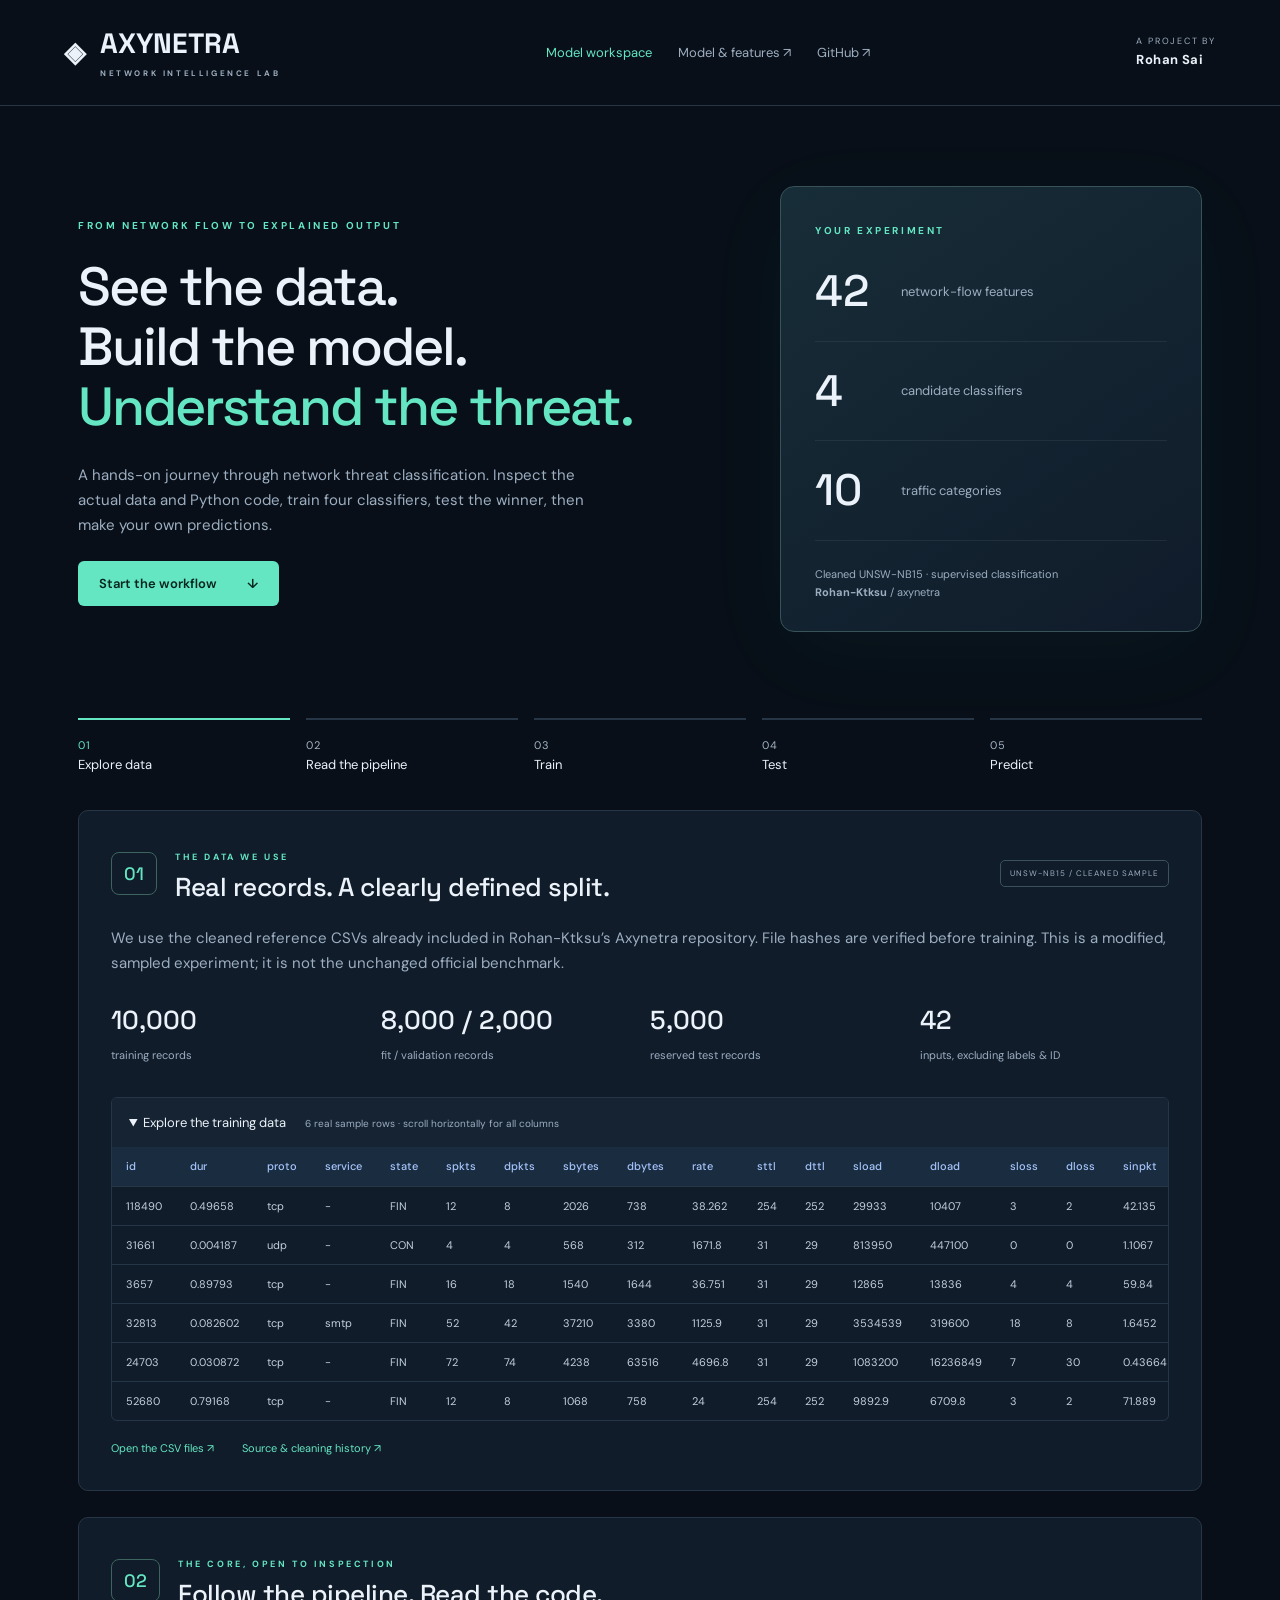
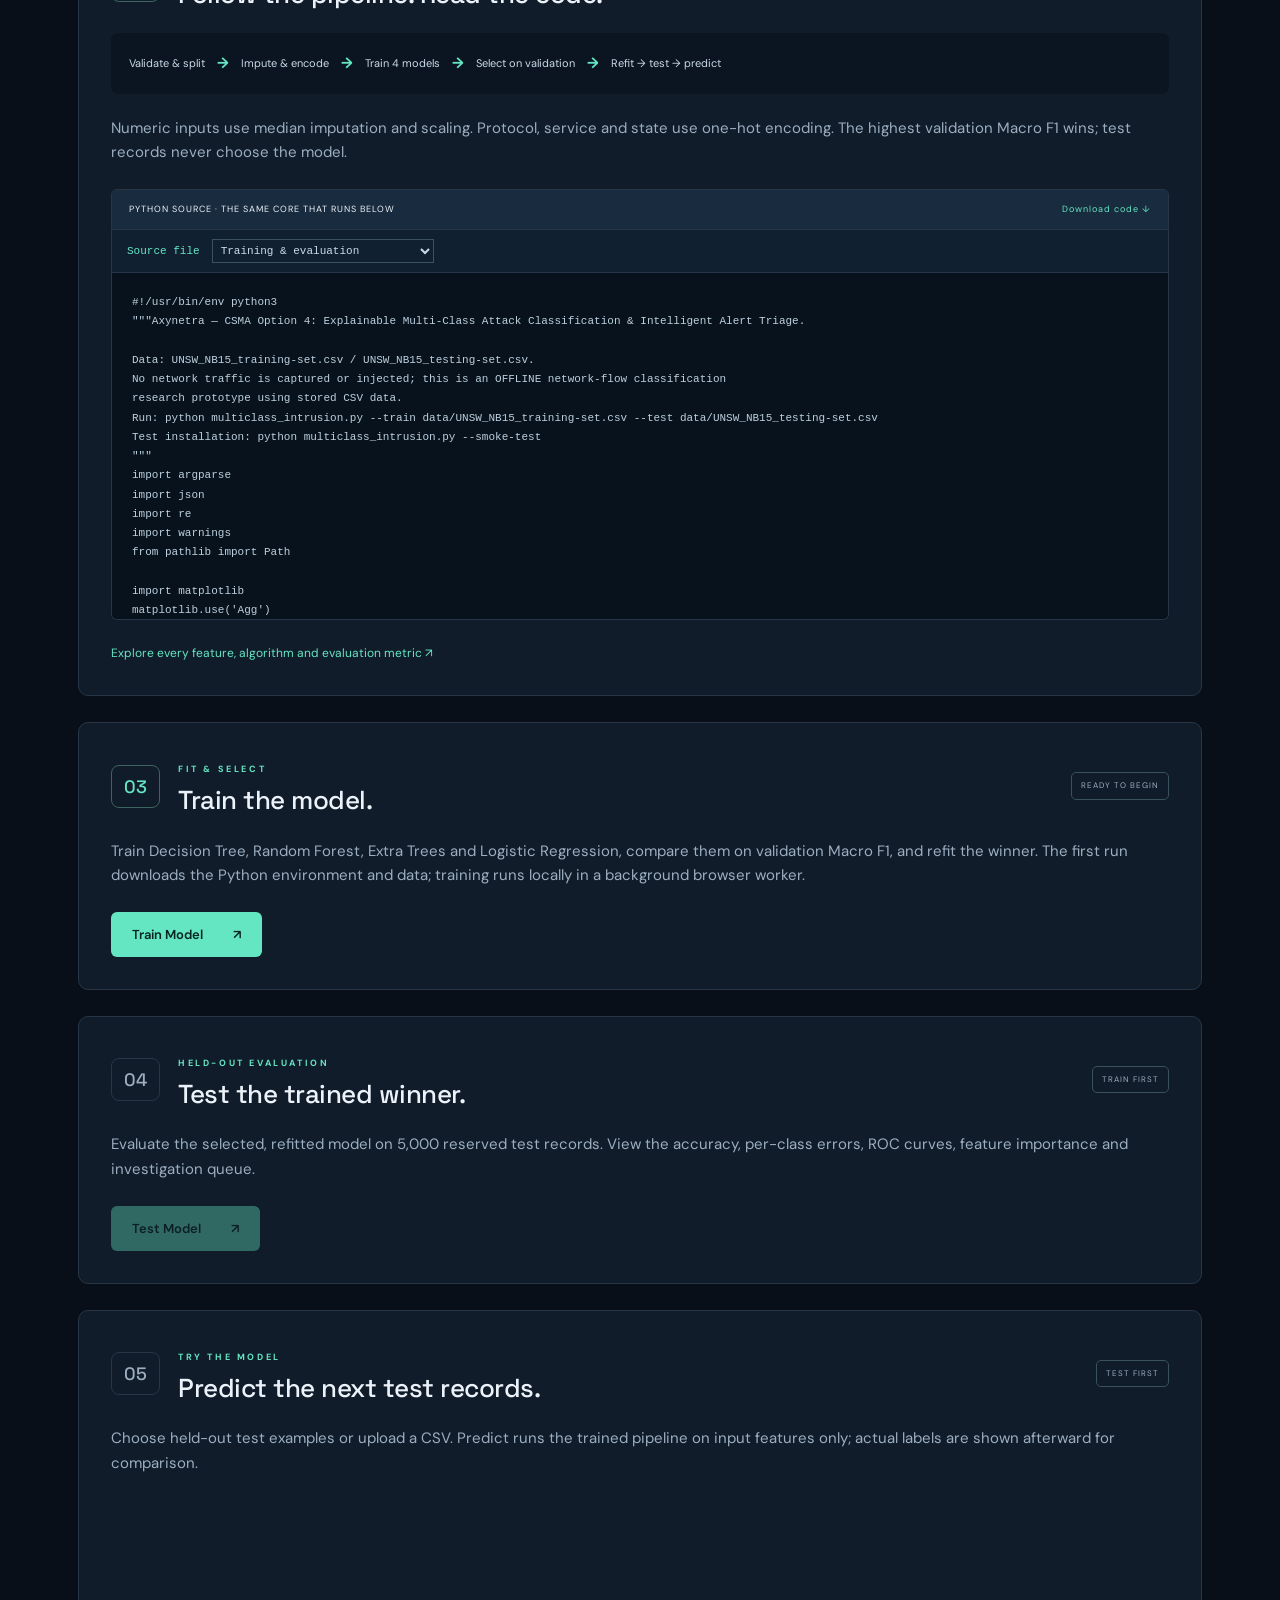
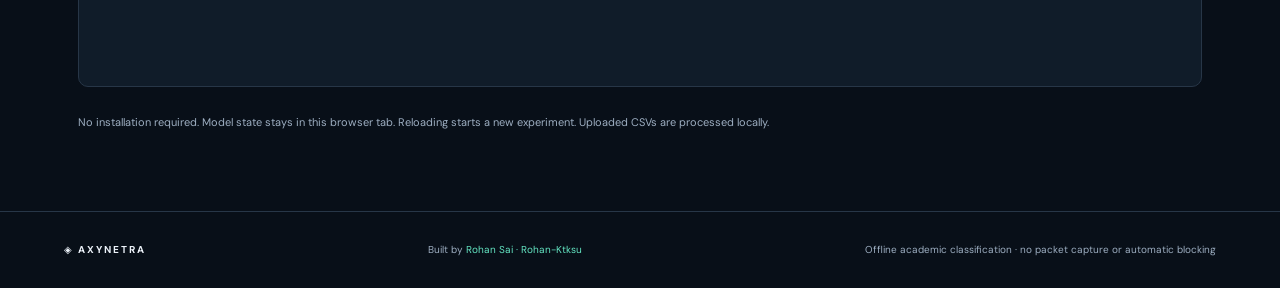
<file: docs/index.html>
<!doctype html>
<html lang="en"><head><meta charset="utf-8"><meta name="viewport" content="width=device-width,initial-scale=1"><meta name="description" content="Train, test and explore Axynetra network threat classification by Rohan Sai."><title>Axynetra · Rohan Sai</title><link rel="stylesheet" href="site.css"><script src="app.js" defer></script></head>
<body><a class="skip" href="#main">Skip to content</a><header><a class="brand" href="./">◈ <span>AXYNETRA<small>NETWORK INTELLIGENCE LAB</small></span></a><nav aria-label="Main navigation"><a class="active" href="./">Model workspace</a><a href="model.html">Model & features ↗</a><a href="https://github.com/Rohan-Ktksu/axynetra/tree/codex/organized-prediction-website">GitHub ↗</a></nav><div class="owner">A PROJECT BY <b>Rohan Sai</b></div></header>
<main id="main"><section class="hero"><div><span class="eyebrow">FROM NETWORK FLOW TO EXPLAINED OUTPUT</span><h1>See the data.<br>Build the model.<br><em>Understand the threat.</em></h1><p>A hands-on journey through network threat classification. Inspect the actual data and Python code, train four classifiers, test the winner, then make your own predictions.</p><a class="button" href="#dataset">Start the workflow <span>↓</span></a></div><aside class="hero-card"><span class="eyebrow">YOUR EXPERIMENT</span><div class="stat"><strong>42</strong><span>network-flow features</span></div><div class="stat"><strong>4</strong><span>candidate classifiers</span></div><div class="stat"><strong>10</strong><span>traffic categories</span></div><p>Cleaned UNSW-NB15 · supervised classification<br><b>Rohan-Ktksu</b> / axynetra</p></aside></section>
<ol class="journey" aria-label="Workflow progress"><li class="current">01 <span>Explore data</span></li><li>02 <span>Read the pipeline</span></li><li id="train-step">03 <span>Train</span></li><li id="test-step">04 <span>Test</span></li><li id="predict-step">05 <span>Predict</span></li></ol>
<section id="dataset" class="panel"><div class="section-head"><span class="step">01</span><div><span class="eyebrow">THE DATA WE USE</span><h2>Real records. A clearly defined split.</h2></div><span class="badge">UNSW-NB15 / CLEANED SAMPLE</span></div><p>We use the cleaned reference CSVs already included in Rohan-Ktksu’s Axynetra repository. File hashes are verified before training. This is a modified, sampled experiment; it is not the unchanged official benchmark.</p><div class="metrics"><div><strong>10,000</strong><span>training records</span></div><div><strong>8,000 / 2,000</strong><span>fit / validation records</span></div><div><strong>5,000</strong><span>reserved test records</span></div><div><strong>42</strong><span>inputs, excluding labels & ID</span></div></div><details open><summary>Explore the training data <span>6 real sample rows · scroll horizontally for all columns</span></summary><div id="data-preview" class="table-scroll" tabindex="0">Loading dataset preview…</div></details><div class="links"><a href="https://github.com/Rohan-Ktksu/axynetra/tree/main/reference/data">Open the CSV files ↗</a><a href="https://github.com/Rohan-Ktksu/axynetra/blob/main/reference/data/DATA_PROVENANCE.json">Source & cleaning history ↗</a></div></section>
<section class="panel" id="pipeline"><div class="section-head"><span class="step">02</span><div><span class="eyebrow">THE CORE, OPEN TO INSPECTION</span><h2>Follow the pipeline. Read the code.</h2></div></div><div class="flow"><span>Validate & split</span><b>→</b><span>Impute & encode</span><b>→</b><span>Train 4 models</span><b>→</b><span>Select on validation</span><b>→</b><span>Refit → test → predict</span></div><p>Numeric inputs use median imputation and scaling. Protocol, service and state use one-hot encoding. The highest validation Macro F1 wins; test records never choose the model.</p><div class="code-header"><span>PYTHON SOURCE · THE SAME CORE THAT RUNS BELOW</span><a href="runtime/multiclass_intrusion.py" download>Download code ↓</a></div><iframe src="source.html" title="Scrollable Axynetra Python training and inference code" class="code-frame" loading="lazy"></iframe><a class="text-link" href="model.html">Explore every feature, algorithm and evaluation metric ↗</a></section>
<section class="panel" id="training"><div class="section-head"><span class="step">03</span><div><span class="eyebrow">FIT & SELECT</span><h2>Train the model.</h2></div><span class="badge" id="train-badge">READY TO BEGIN</span></div><p>Train Decision Tree, Random Forest, Extra Trees and Logistic Regression, compare them on validation Macro F1, and refit the winner. The first run downloads the Python environment and data; training runs locally in a background browser worker.</p><button id="train" class="primary" disabled>Train Model <span>↗</span></button><div id="train-progress" class="progress-box" hidden><label for="train-bar" id="train-status">Preparing…</label><progress id="train-bar" max="1" value="0"></progress><ol id="train-log" class="activity" aria-live="polite"></ol></div><div id="training-output" hidden><h3>Validation comparison</h3><div id="leaderboard" class="table-scroll"></div><p class="success" id="winner"></p></div></section>
<section class="panel locked" id="testing"><div class="section-head"><span class="step">04</span><div><span class="eyebrow">HELD-OUT EVALUATION</span><h2>Test the trained winner.</h2></div><span class="badge" id="test-badge">TRAIN FIRST</span></div><p>Evaluate the selected, refitted model on 5,000 reserved test records. View the accuracy, per-class errors, ROC curves, feature importance and investigation queue.</p><button id="test" class="primary" disabled>Test Model <span>↗</span></button><div id="test-progress" class="progress-box" hidden><label id="test-status" for="test-bar">Evaluating…</label><progress id="test-bar" max="1" value="0"></progress></div><div id="test-output" hidden><div class="metrics" id="test-metrics"></div><details open><summary>Confusion matrix & class report</summary><img id="confusion" alt="Row-normalized held-out confusion matrix"><pre id="report" class="report"></pre></details><details><summary>ROC curves & per-class AUC</summary><img id="roc" alt="One-vs-rest held-out ROC curves"><div id="auc" class="table-scroll"></div></details><details><summary>Global feature importance</summary><p id="importance-source"></p><p>Global impurity reduction is associative, not causal or a per-record explanation. Rankings do not remove any of the 42 inputs.</p><img id="importance" alt="Tree-based global feature importance"></details><details><summary>Illustrative alert queue</summary><p>Priority = uncalibrated model score × assumed severity. Deviations from training medians are exploratory signals. Human review is required.</p><div id="alerts" class="table-scroll"></div></details><a id="download-artifacts" class="button secondary" download="axynetra_experiment_outputs.zip">Download every output (ZIP) ↓</a></div></section>
<section class="panel locked" id="prediction"><div class="section-head"><span class="step">05</span><div><span class="eyebrow">TRY THE MODEL</span><h2>Predict the next test records.</h2></div><span class="badge" id="predict-badge">TEST FIRST</span></div><p>Choose held-out test examples or upload a CSV. Predict runs the trained pipeline on input features only; actual labels are shown afterward for comparison.</p><fieldset id="prediction-controls" disabled><div class="form-grid"><label>Data source<select id="prediction-source"><option value="bundled">Bundled held-out test data</option><option value="upload">Upload a CSV</option></select></label><label id="category-label">Example category<select id="category"><option>All categories</option></select></label><label id="count-label">Records<input id="count" type="number" min="1" max="100" value="10"></label></div><div id="upload-box" hidden><label>Network-flow CSV · maximum 1,000 records / 5 MB<input id="upload" type="file" accept=".csv,text/csv"></label><p>Use all 42 feature columns. Optional id, label and attack_cat are excluded from inference.</p><button id="template" type="button" class="secondary">Download CSV template ↓</button></div><button id="predict" type="button" class="primary">Predict <span>↗</span></button></fieldset><p id="predict-status" role="status"></p><div id="prediction-output" hidden><div class="metrics" id="prediction-metrics"></div><h3>Prediction output</h3><div id="predictions" class="table-scroll"></div><details><summary>Inputs used for these predictions</summary><div id="prediction-inputs" class="table-scroll"></div></details><details><summary>Scores for all learned classes</summary><div id="scores" class="table-scroll"></div></details><button id="download-predictions" class="secondary">Download predictions (CSV) ↓</button><p class="note">Scores are uncalibrated. Assumed severity is 0–5. Priority = score × severity; attacks or scores below 0.60 are flagged for review.</p></div></section>
<div id="error" class="error" role="alert" hidden></div><p id="runtime-note" class="note">No installation required. Model state stays in this browser tab. Reloading starts a new experiment. Uploaded CSVs are processed locally.</p></main><footer><span>◈ AXYNETRA</span><p>Built by <a href="https://github.com/Rohan-Ktksu">Rohan Sai · Rohan-Ktksu</a></p><p>Offline academic classification · no packet capture or automatic blocking</p></footer></body></html>
</file>
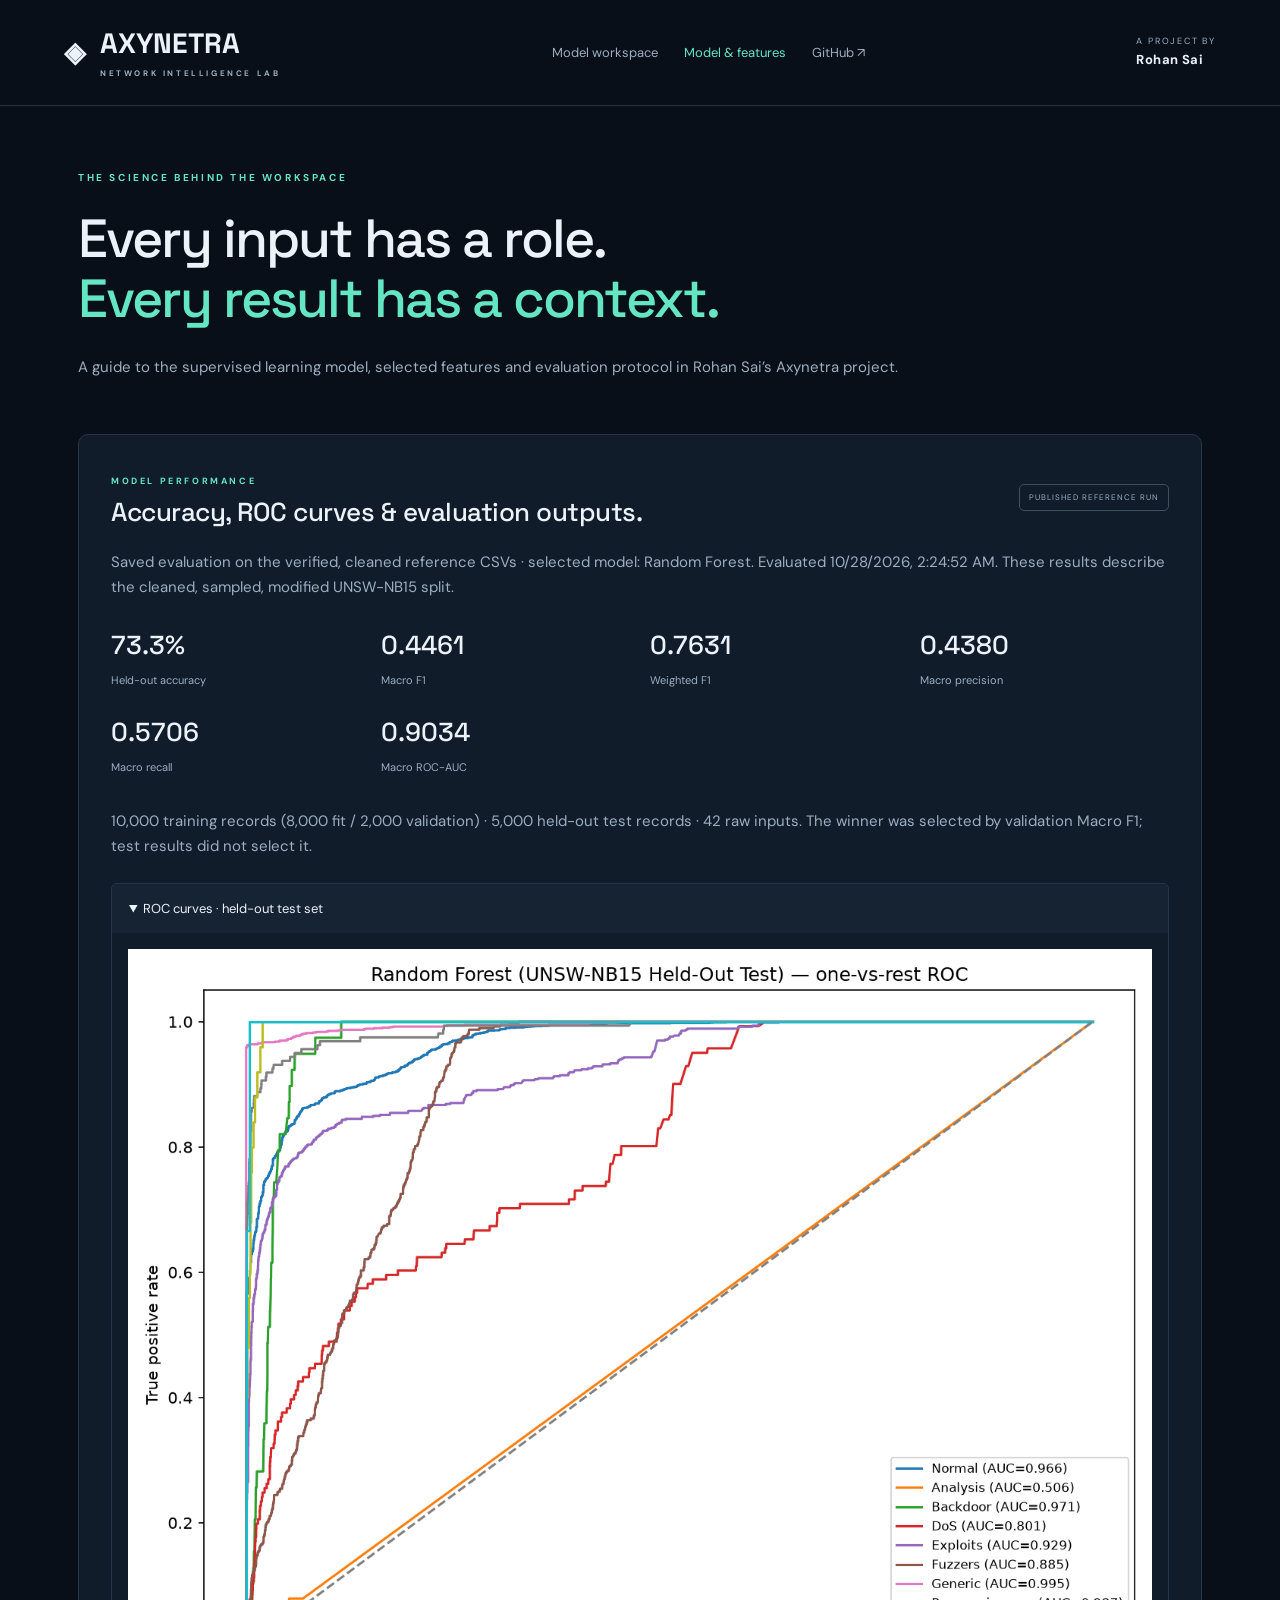
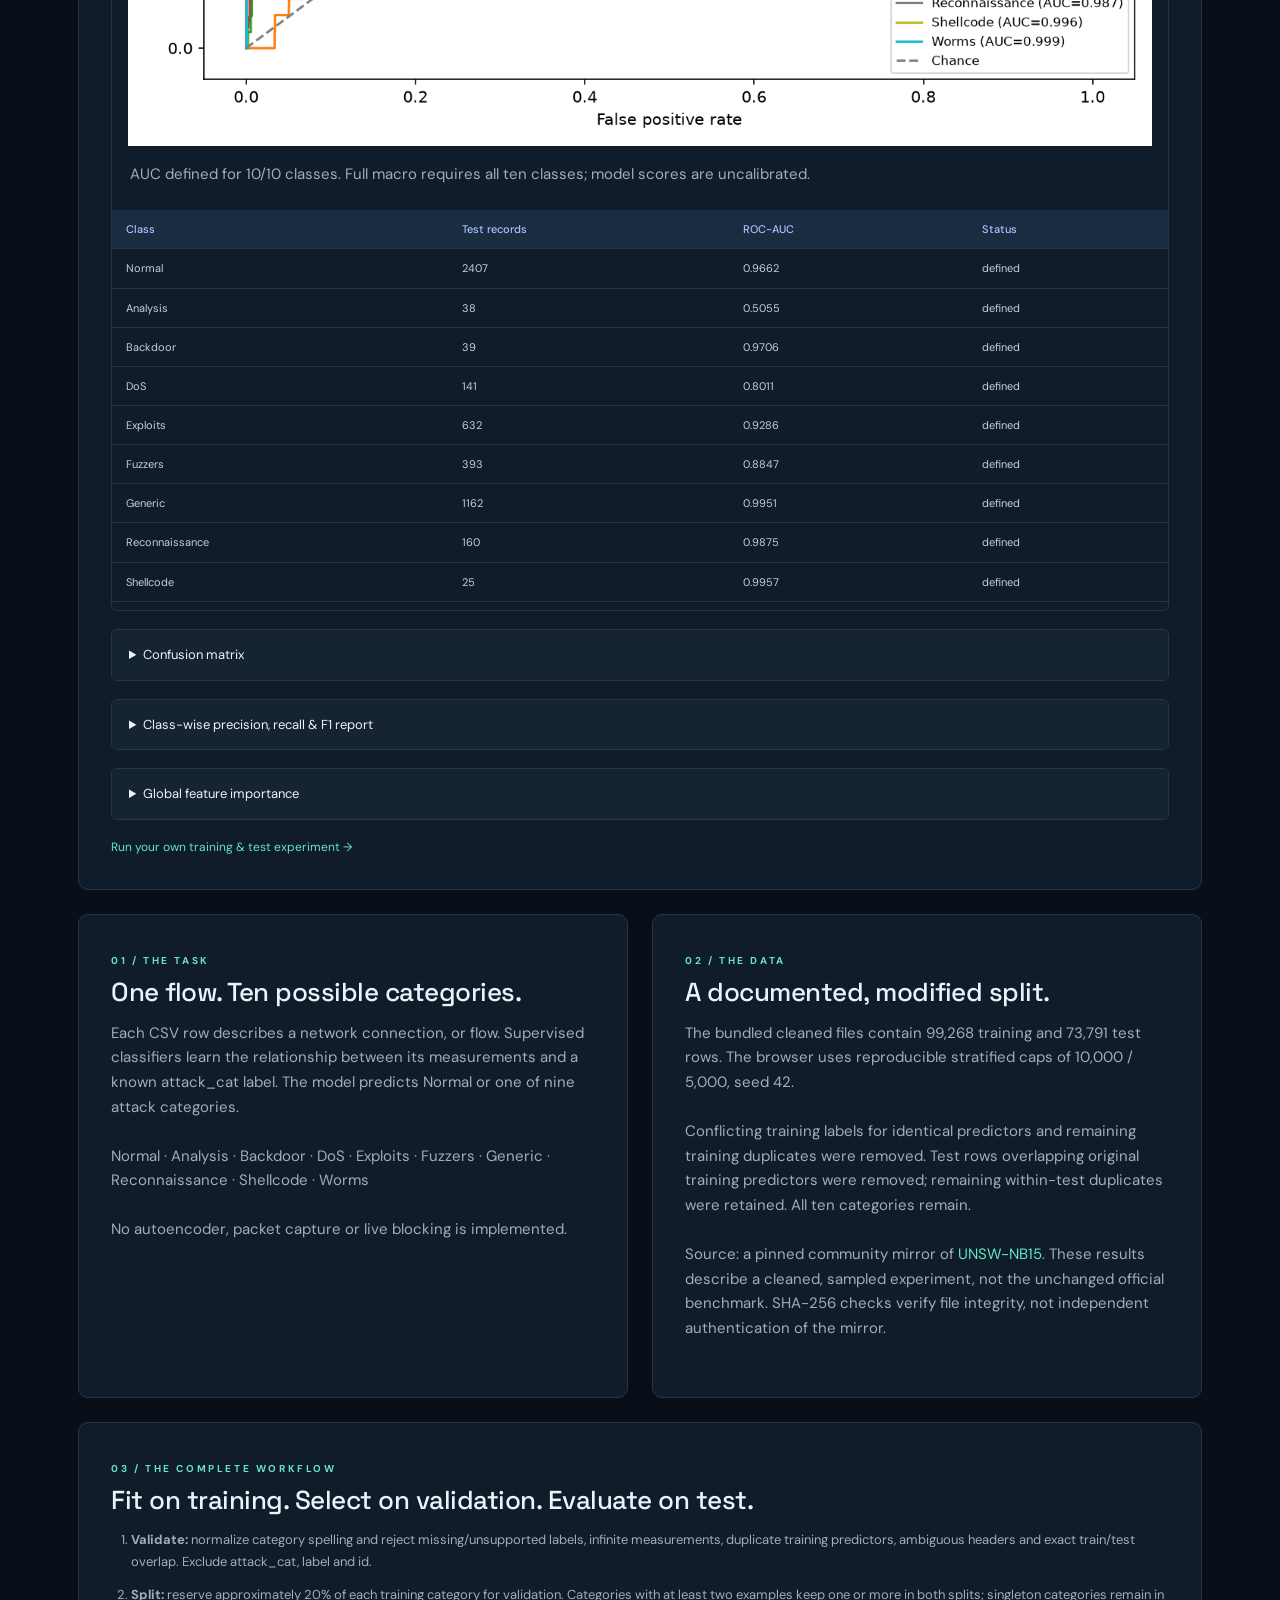
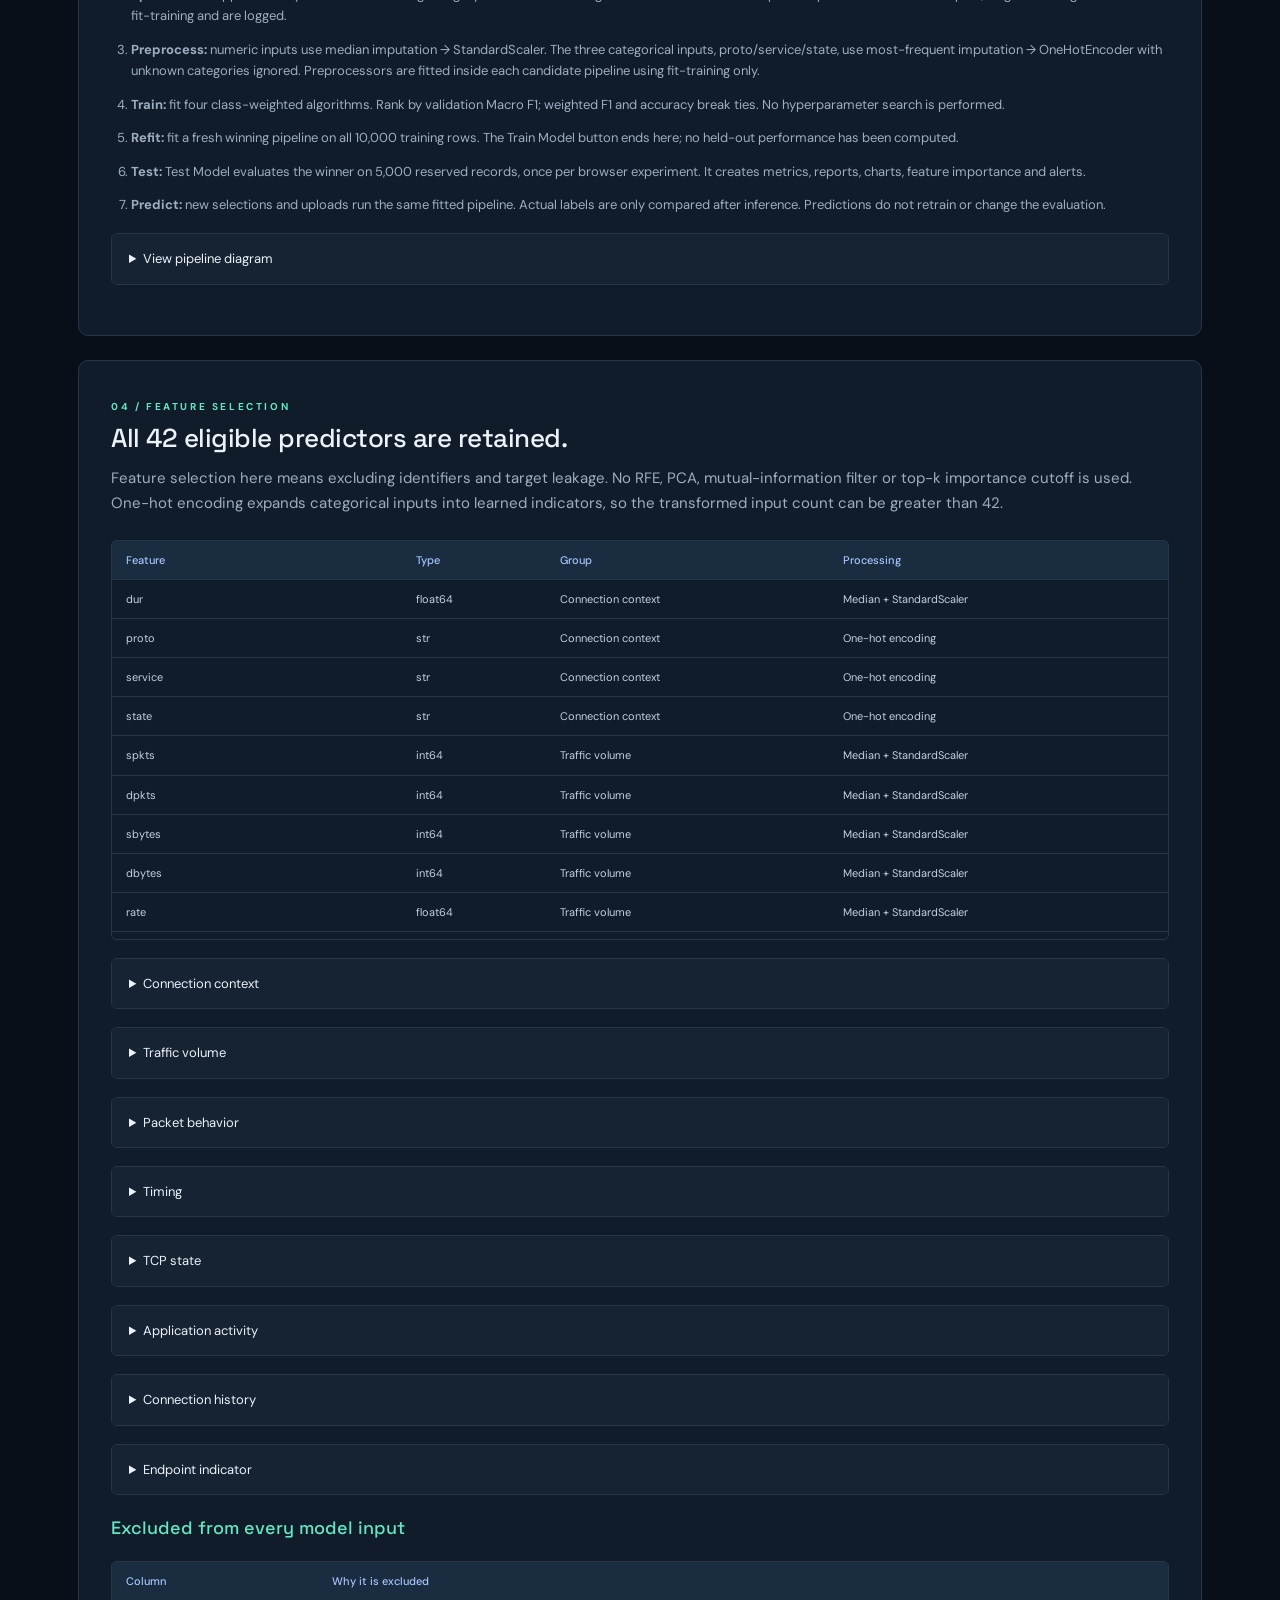
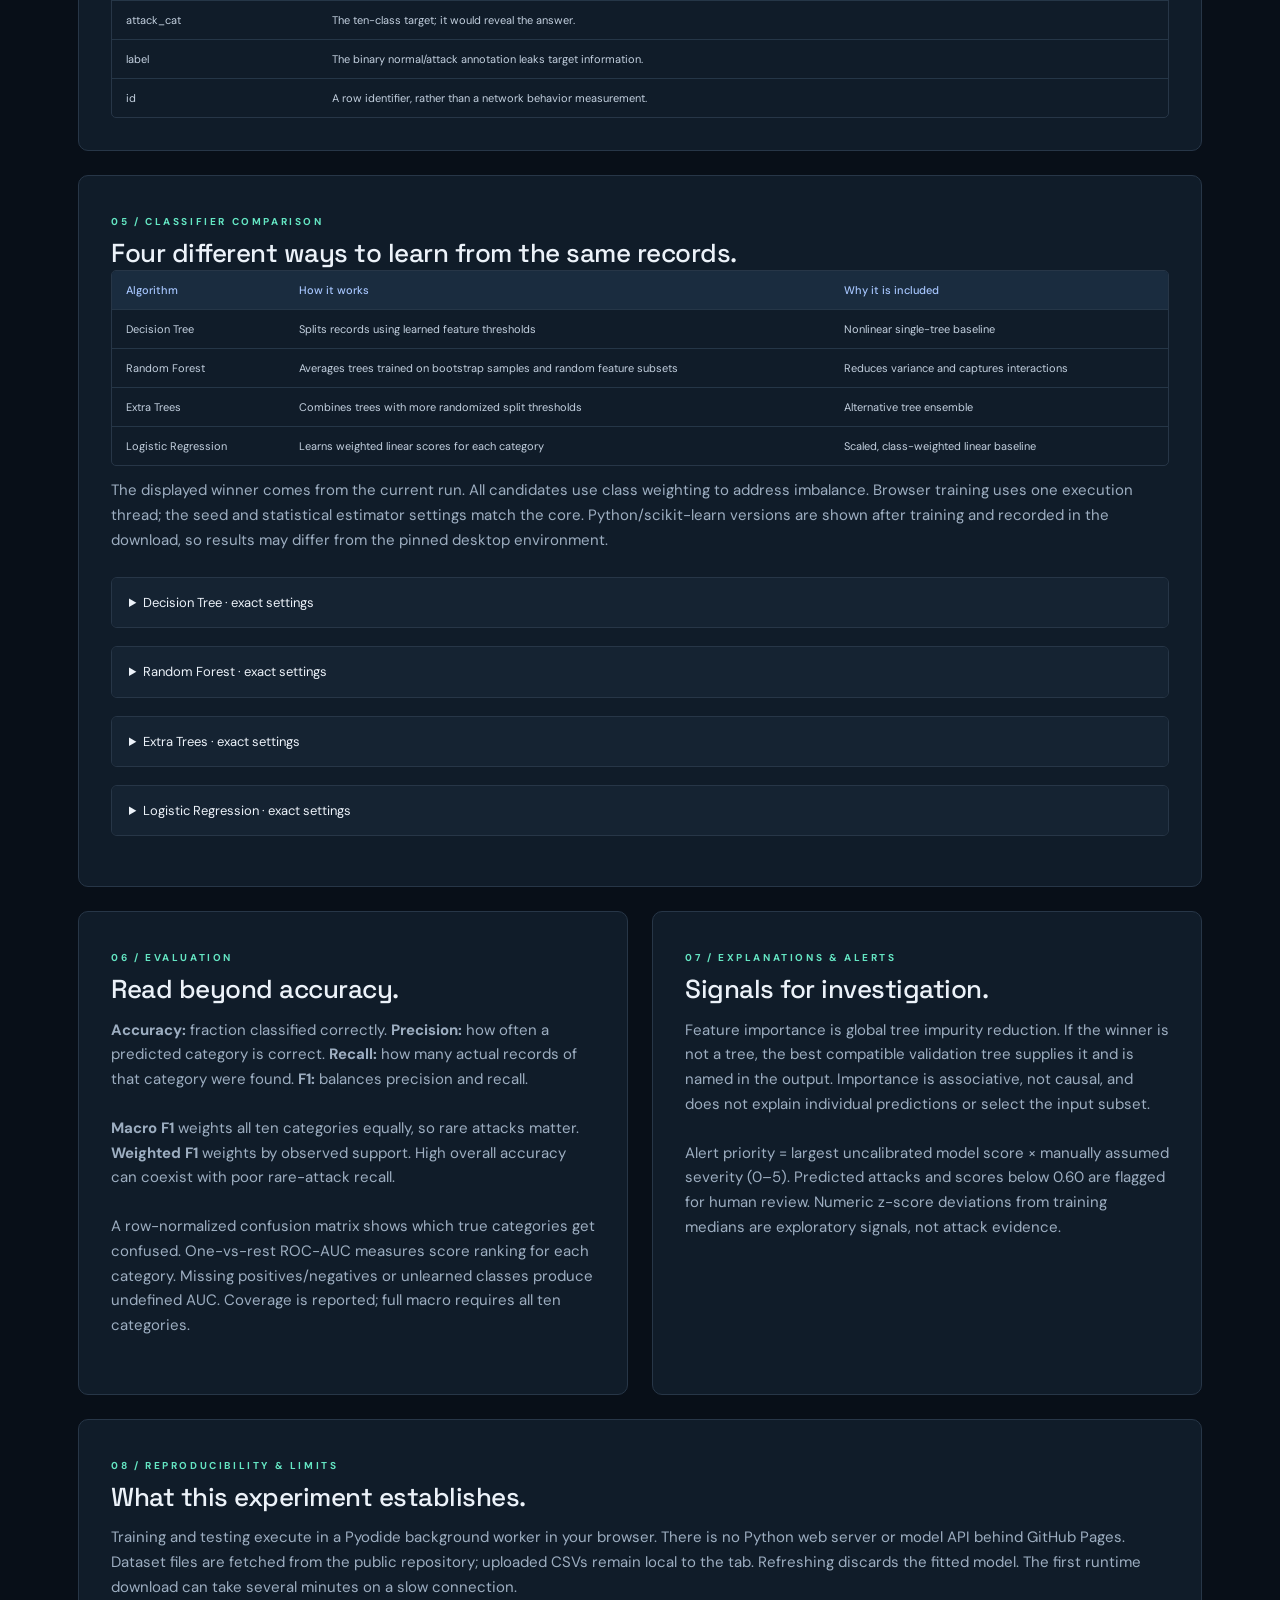
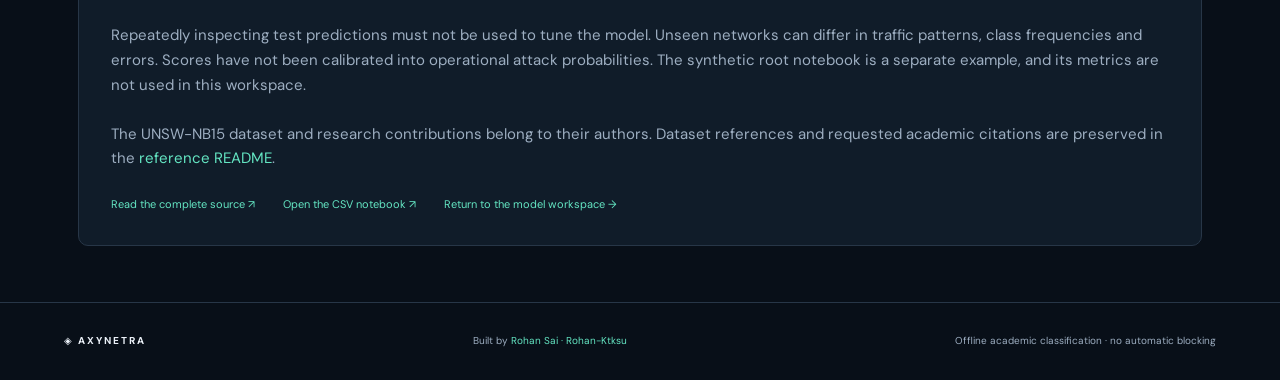
<file: docs/model.html>
<!doctype html><html lang="en"><head><meta charset="utf-8"><meta name="viewport" content="width=device-width,initial-scale=1"><title>Model & Features · Axynetra</title><meta name="description" content="Understand Axynetra's classifiers, 42 selected inputs, preprocessing and evaluation."><link rel="stylesheet" href="site.css"><script src="model.js" defer></script></head><body><a class="skip" href="#main">Skip to content</a><header><a class="brand" href="./">◈ <span>AXYNETRA<small>NETWORK INTELLIGENCE LAB</small></span></a><nav aria-label="Main navigation"><a href="./">Model workspace</a><a class="active" href="model.html">Model & features</a><a href="https://github.com/Rohan-Ktksu/axynetra/tree/codex/organized-prediction-website">GitHub ↗</a></nav><div class="owner">A PROJECT BY <b>Rohan Sai</b></div></header><main id="main"><section class="model-hero"><span class="eyebrow">THE SCIENCE BEHIND THE WORKSPACE</span><h1>Every input has a role.<br><em>Every result has a context.</em></h1><p>A guide to the supervised learning model, selected features and evaluation protocol in Rohan Sai’s Axynetra project.</p></section><div class="article-grid">
<section class="panel full" id="model-performance" aria-label="Model evaluation results"><div class="section-head"><div><span class="eyebrow">MODEL PERFORMANCE</span><h2>Accuracy, ROC curves & evaluation outputs.</h2></div><span class="badge" id="evaluation-source">LOADING RESULTS</span></div><p id="evaluation-note" role="status">Loading the saved evaluation from the verified reference dataset…</p><div id="evaluation-content" hidden><div class="metrics" id="evaluation-metrics"></div><p id="evaluation-protocol"></p><details open><summary>ROC curves · held-out test set</summary><img id="evaluation-roc" alt="Held-out one-vs-rest ROC curves for the selected classifier"><p id="evaluation-auc-note"></p><div id="evaluation-auc" class="table-scroll" tabindex="0"></div></details><details><summary>Confusion matrix</summary><img id="evaluation-confusion" alt="Row-normalized held-out confusion matrix"></details><details><summary>Class-wise precision, recall & F1 report</summary><pre class="report" id="evaluation-report"></pre></details><details><summary>Global feature importance</summary><p id="evaluation-importance-note"></p><img id="evaluation-importance" alt="Global tree-based feature importances"></details><a class="text-link" href="./#training">Run your own training & test experiment →</a></div></section>
<section class="panel"><span class="eyebrow">01 / THE TASK</span><h2>One flow. Ten possible categories.</h2><p>Each CSV row describes a network connection, or flow. Supervised classifiers learn the relationship between its measurements and a known attack_cat label. The model predicts Normal or one of nine attack categories.</p><p>Normal · Analysis · Backdoor · DoS · Exploits · Fuzzers · Generic · Reconnaissance · Shellcode · Worms</p><p>No autoencoder, packet capture or live blocking is implemented.</p></section>
<section class="panel"><span class="eyebrow">02 / THE DATA</span><h2>A documented, modified split.</h2><p>The bundled cleaned files contain 99,268 training and 73,791 test rows. The browser uses reproducible stratified caps of 10,000 / 5,000, seed 42.</p><p>Conflicting training labels for identical predictors and remaining training duplicates were removed. Test rows overlapping original training predictors were removed; remaining within-test duplicates were retained. All ten categories remain.</p><p>Source: a pinned community mirror of <a href="https://research.unsw.edu.au/projects/unsw-nb15-dataset">UNSW-NB15</a>. These results describe a cleaned, sampled experiment, not the unchanged official benchmark. SHA-256 checks verify file integrity, not independent authentication of the mirror.</p></section>
<section class="panel full"><span class="eyebrow">03 / THE COMPLETE WORKFLOW</span><h2>Fit on training. Select on validation. Evaluate on test.</h2><ol><li><b>Validate:</b> normalize category spelling and reject missing/unsupported labels, infinite measurements, duplicate training predictors, ambiguous headers and exact train/test overlap. Exclude attack_cat, label and id.</li><li><b>Split:</b> reserve approximately 20% of each training category for validation. Categories with at least two examples keep one or more in both splits; singleton categories remain in fit-training and are logged.</li><li><b>Preprocess:</b> numeric inputs use median imputation → StandardScaler. The three categorical inputs, proto/service/state, use most-frequent imputation → OneHotEncoder with unknown categories ignored. Preprocessors are fitted inside each candidate pipeline using fit-training only.</li><li><b>Train:</b> fit four class-weighted algorithms. Rank by validation Macro F1; weighted F1 and accuracy break ties. No hyperparameter search is performed.</li><li><b>Refit:</b> fit a fresh winning pipeline on all 10,000 training rows. The Train Model button ends here; no held-out performance has been computed.</li><li><b>Test:</b> Test Model evaluates the winner on 5,000 reserved records, once per browser experiment. It creates metrics, reports, charts, feature importance and alerts.</li><li><b>Predict:</b> new selections and uploads run the same fitted pipeline. Actual labels are only compared after inference. Predictions do not retrain or change the evaluation.</li></ol><details><summary>View pipeline diagram</summary><img src="pipeline/axynetra_ml_pipeline.png" alt="Training and held-out evaluation branches in the Axynetra pipeline"></details></section>
<section class="panel full"><span class="eyebrow">04 / FEATURE SELECTION</span><h2>All 42 eligible predictors are retained.</h2><p>Feature selection here means excluding identifiers and target leakage. No RFE, PCA, mutual-information filter or top-k importance cutoff is used. One-hot encoding expands categorical inputs into learned indicators, so the transformed input count can be greater than 42.</p><div id="feature-list" class="table-scroll" tabindex="0">Loading the exact feature schema…</div><div id="feature-groups"></div><h3>Excluded from every model input</h3><div class="table-scroll"><table><thead><tr><th>Column</th><th>Why it is excluded</th></tr></thead><tbody><tr><td>attack_cat</td><td>The ten-class target; it would reveal the answer.</td></tr><tr><td>label</td><td>The binary normal/attack annotation leaks target information.</td></tr><tr><td>id</td><td>A row identifier, rather than a network behavior measurement.</td></tr></tbody></table></div></section>
<section class="panel full"><span class="eyebrow">05 / CLASSIFIER COMPARISON</span><h2>Four different ways to learn from the same records.</h2><div class="table-scroll"><table><thead><tr><th>Algorithm</th><th>How it works</th><th>Why it is included</th></tr></thead><tbody><tr><td>Decision Tree</td><td>Splits records using learned feature thresholds</td><td>Nonlinear single-tree baseline</td></tr><tr><td>Random Forest</td><td>Averages trees trained on bootstrap samples and random feature subsets</td><td>Reduces variance and captures interactions</td></tr><tr><td>Extra Trees</td><td>Combines trees with more randomized split thresholds</td><td>Alternative tree ensemble</td></tr><tr><td>Logistic Regression</td><td>Learns weighted linear scores for each category</td><td>Scaled, class-weighted linear baseline</td></tr></tbody></table></div><p>The displayed winner comes from the current run. All candidates use class weighting to address imbalance. Browser training uses one execution thread; the seed and statistical estimator settings match the core. Python/scikit-learn versions are shown after training and recorded in the download, so results may differ from the pinned desktop environment.</p><div id="model-settings"></div></section>
<section class="panel"><span class="eyebrow">06 / EVALUATION</span><h2>Read beyond accuracy.</h2><p><b>Accuracy:</b> fraction classified correctly. <b>Precision:</b> how often a predicted category is correct. <b>Recall:</b> how many actual records of that category were found. <b>F1:</b> balances precision and recall.</p><p><b>Macro F1</b> weights all ten categories equally, so rare attacks matter. <b>Weighted F1</b> weights by observed support. High overall accuracy can coexist with poor rare-attack recall.</p><p>A row-normalized confusion matrix shows which true categories get confused. One-vs-rest ROC-AUC measures score ranking for each category. Missing positives/negatives or unlearned classes produce undefined AUC. Coverage is reported; full macro requires all ten categories.</p></section>
<section class="panel"><span class="eyebrow">07 / EXPLANATIONS & ALERTS</span><h2>Signals for investigation.</h2><p>Feature importance is global tree impurity reduction. If the winner is not a tree, the best compatible validation tree supplies it and is named in the output. Importance is associative, not causal, and does not explain individual predictions or select the input subset.</p><p>Alert priority = largest uncalibrated model score × manually assumed severity (0–5). Predicted attacks and scores below 0.60 are flagged for human review. Numeric z-score deviations from training medians are exploratory signals, not attack evidence.</p></section>
<section class="panel full"><span class="eyebrow">08 / REPRODUCIBILITY & LIMITS</span><h2>What this experiment establishes.</h2><p>Training and testing execute in a Pyodide background worker in your browser. There is no Python web server or model API behind GitHub Pages. Dataset files are fetched from the public repository; uploaded CSVs remain local to the tab. Refreshing discards the fitted model. The first runtime download can take several minutes on a slow connection.</p><p>Repeatedly inspecting test predictions must not be used to tune the model. Unseen networks can differ in traffic patterns, class frequencies and errors. Scores have not been calibrated into operational attack probabilities. The synthetic root notebook is a separate example, and its metrics are not used in this workspace.</p><p>The UNSW-NB15 dataset and research contributions belong to their authors. Dataset references and requested academic citations are preserved in the <a href="https://github.com/Rohan-Ktksu/axynetra/blob/main/reference/README.md">reference README</a>.</p><div class="links"><a href="source.html">Read the complete source ↗</a><a href="https://github.com/Rohan-Ktksu/axynetra/blob/main/reference/Axynetra_UNSW_NB15.ipynb">Open the CSV notebook ↗</a><a href="./">Return to the model workspace →</a></div></section>
</div></main><footer><span>◈ AXYNETRA</span><p>Built by <a href="https://github.com/Rohan-Ktksu">Rohan Sai · Rohan-Ktksu</a></p><p>Offline academic classification · no automatic blocking</p></footer></body></html>
</file>
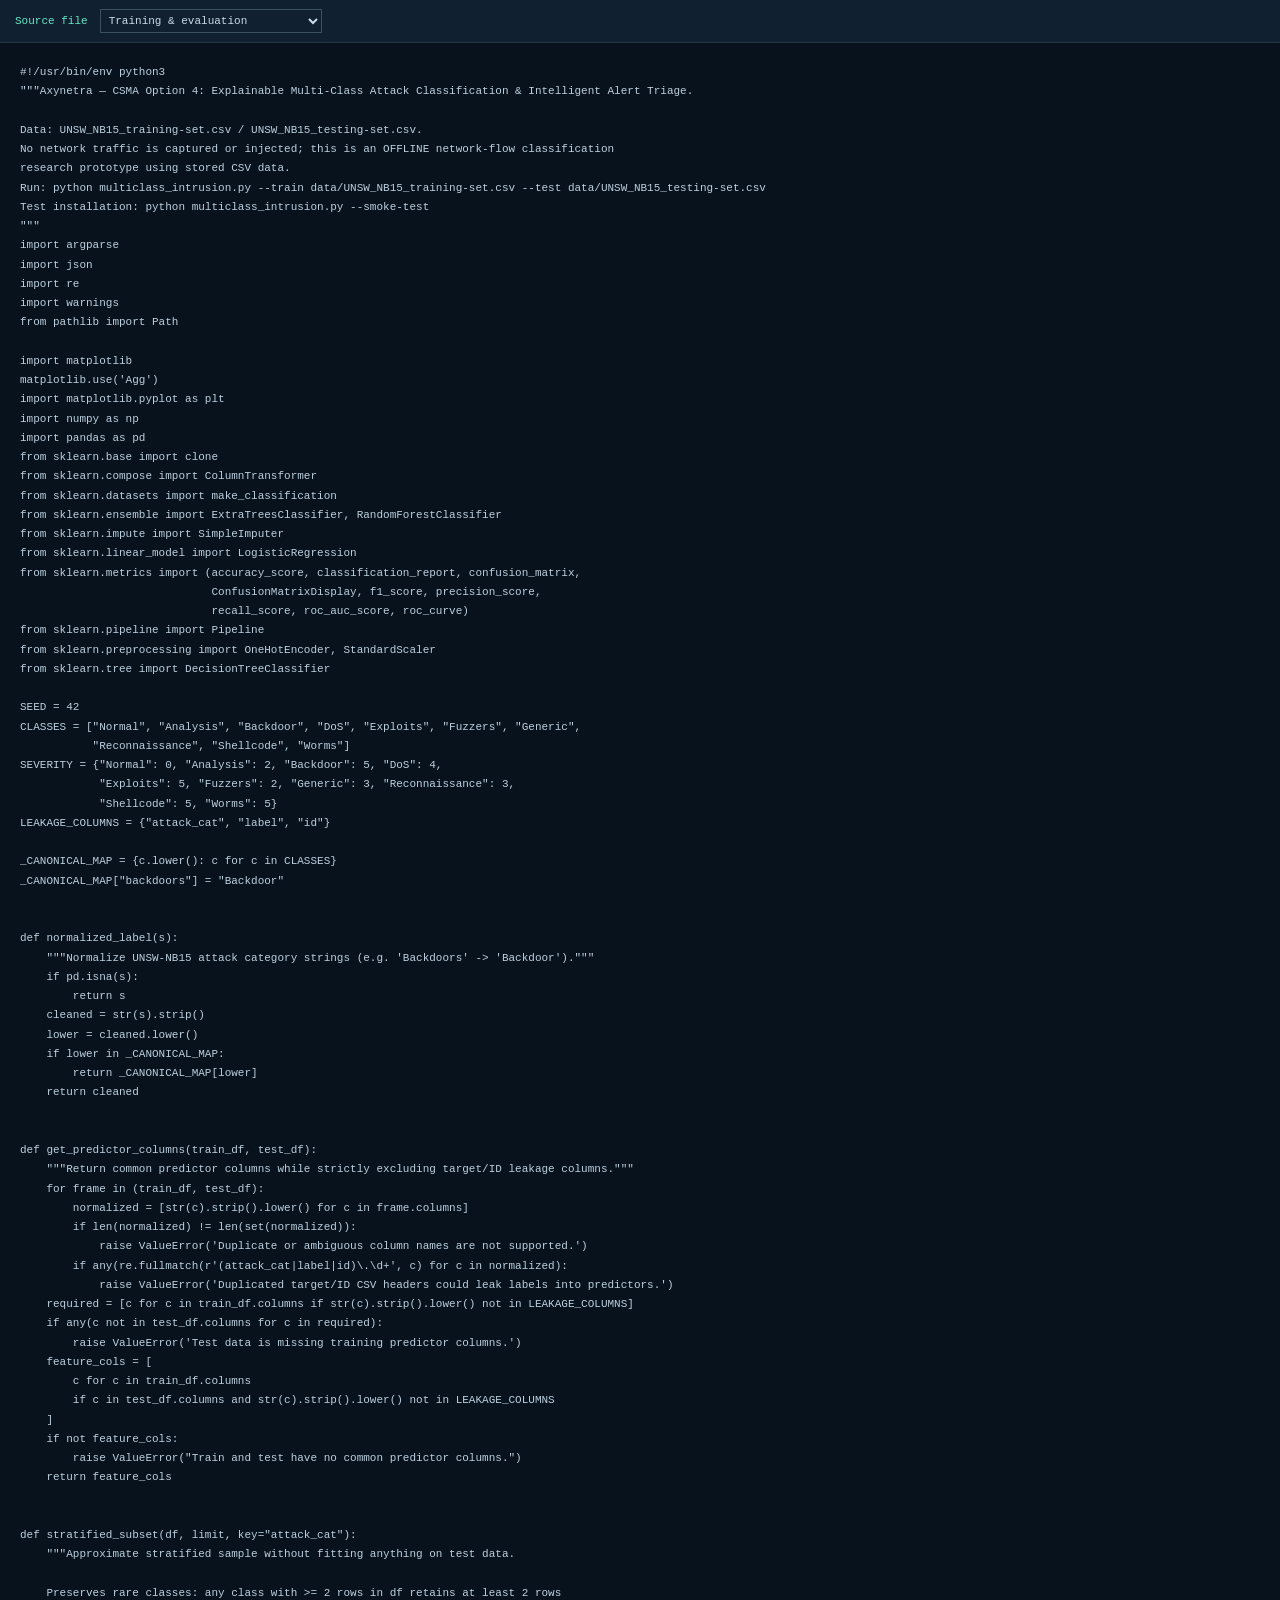
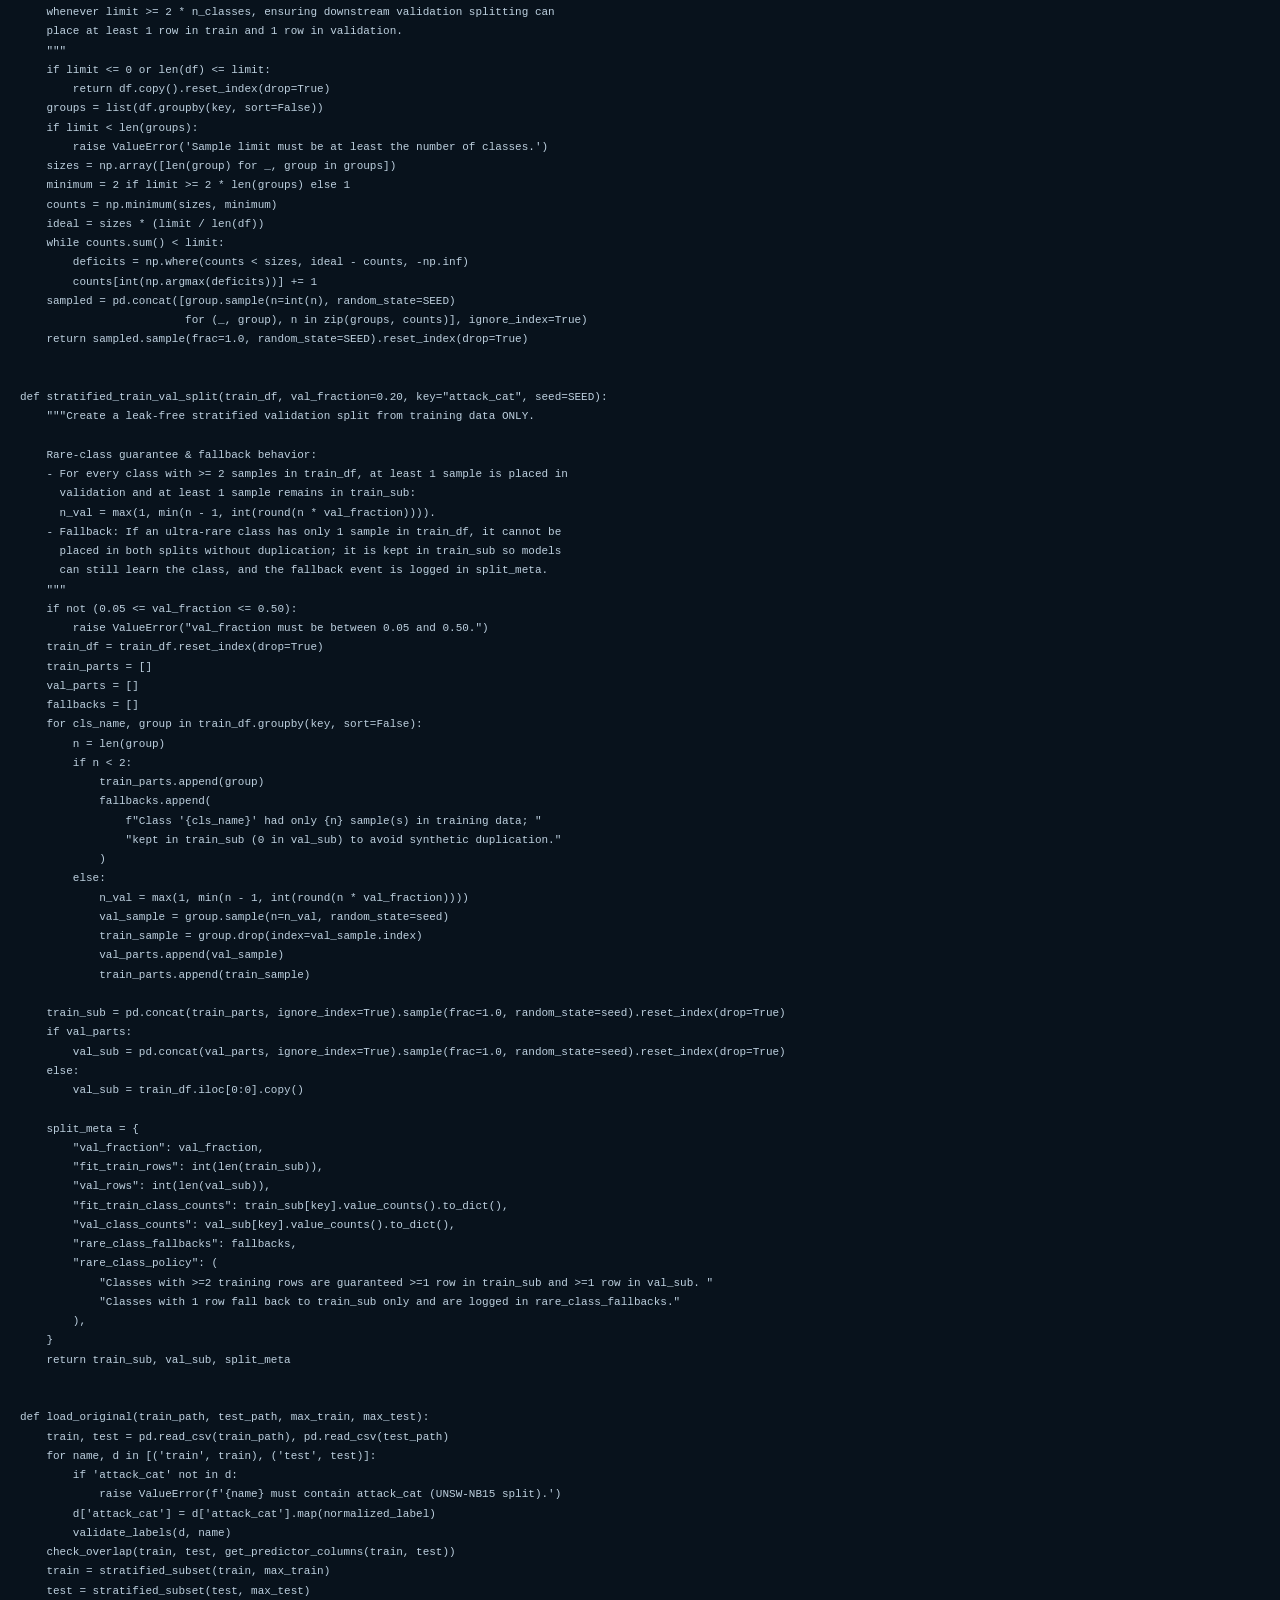
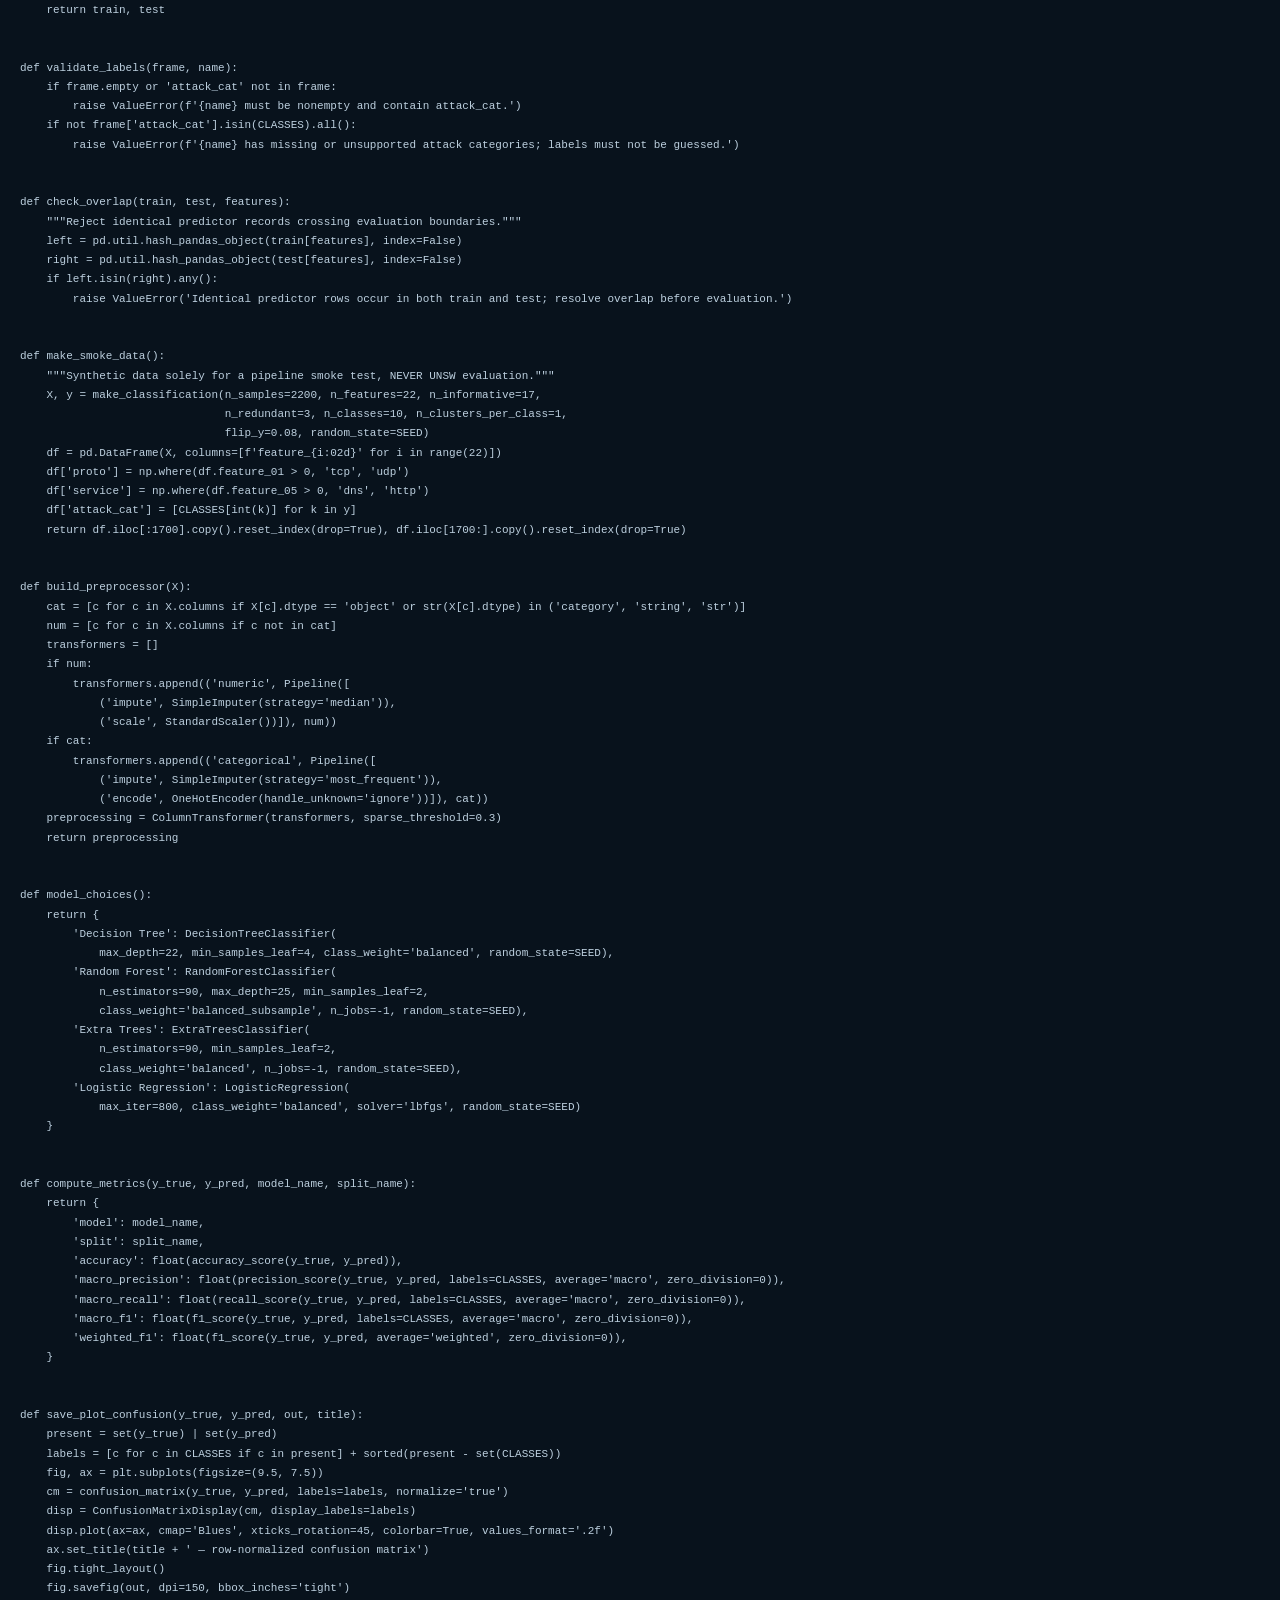
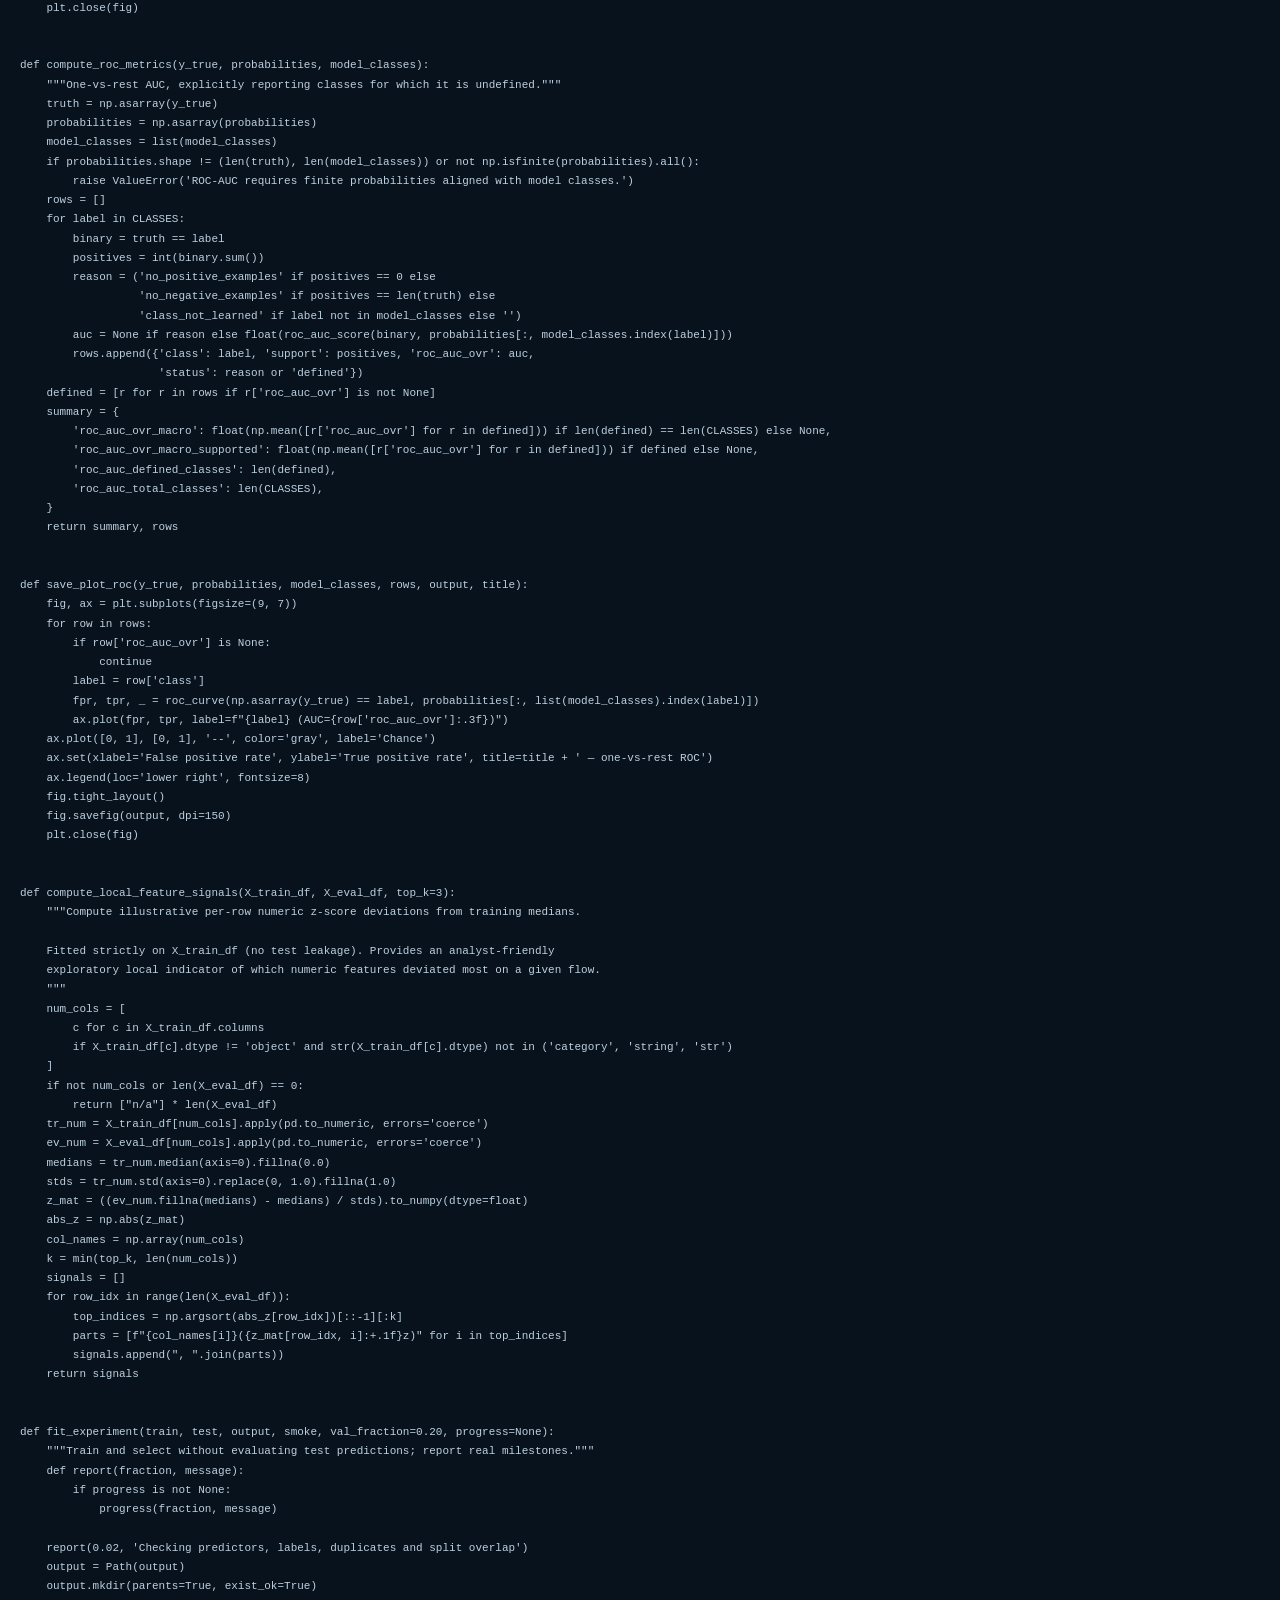
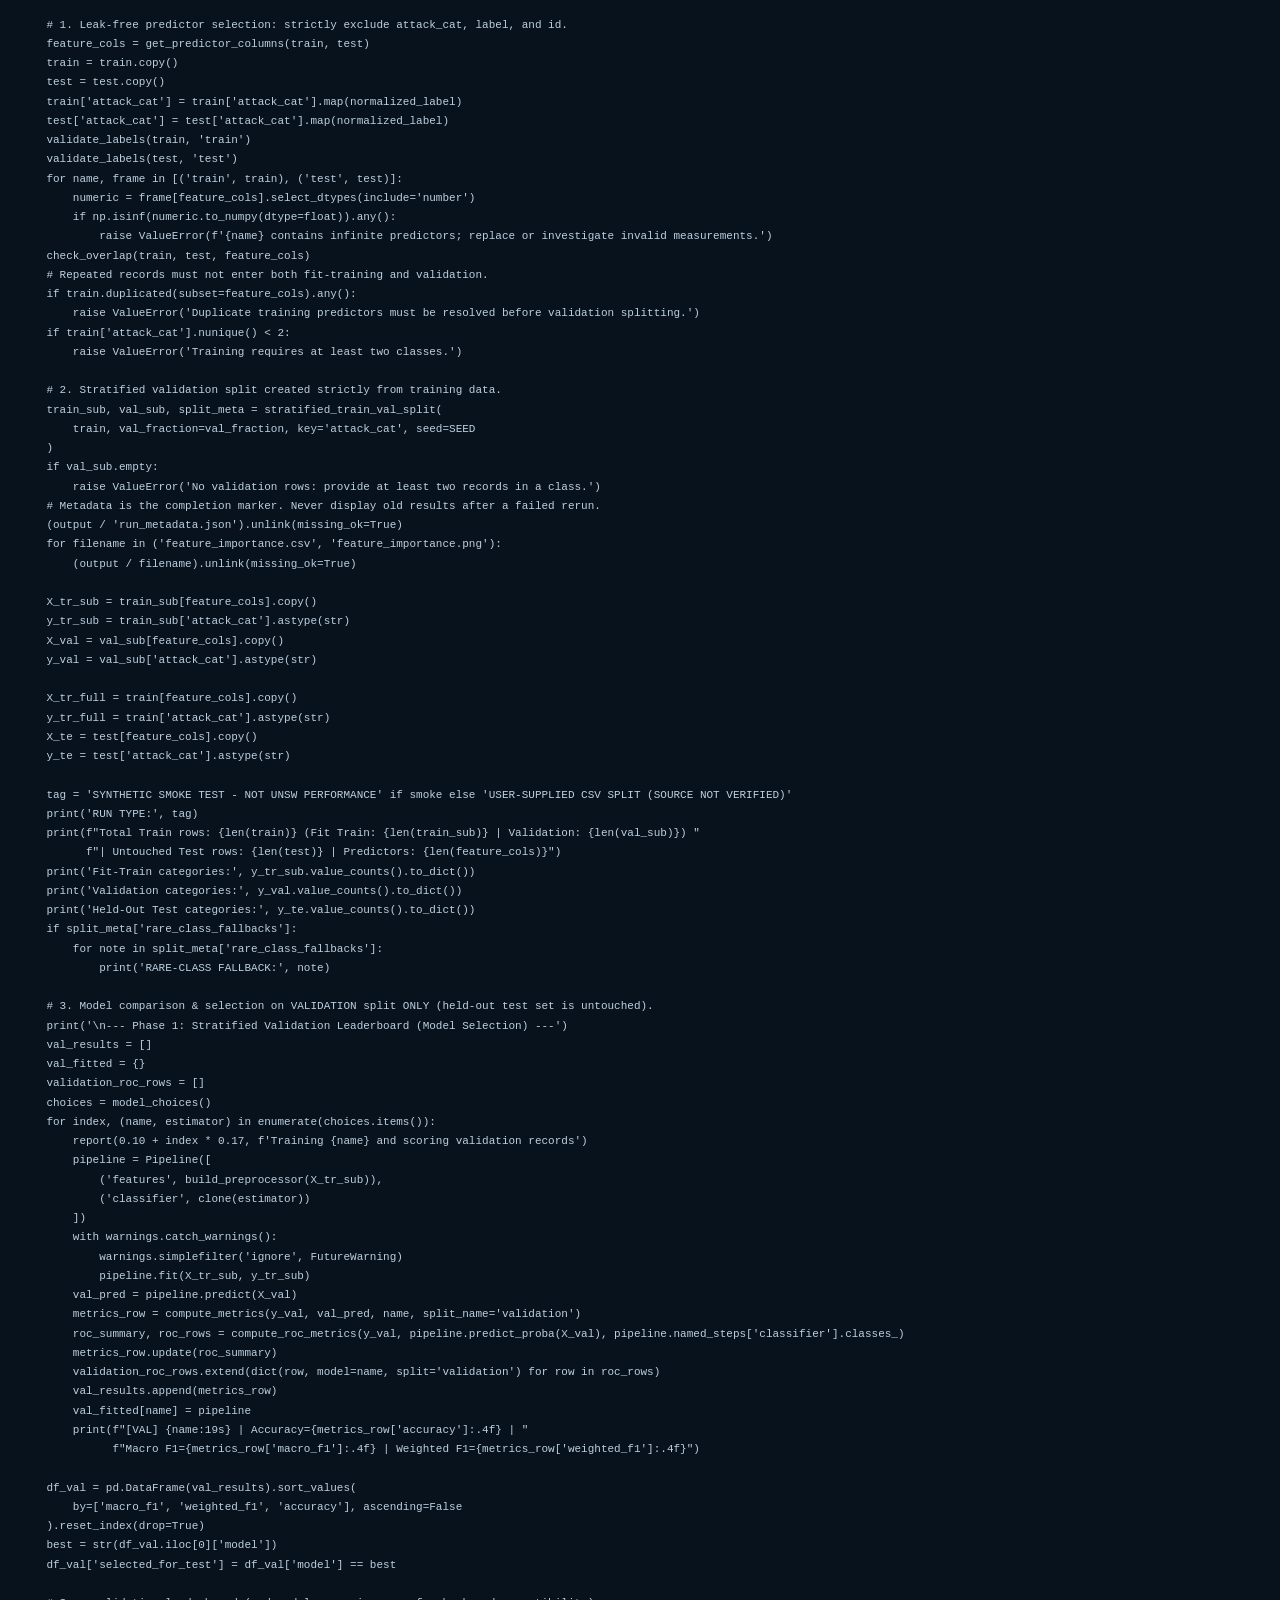
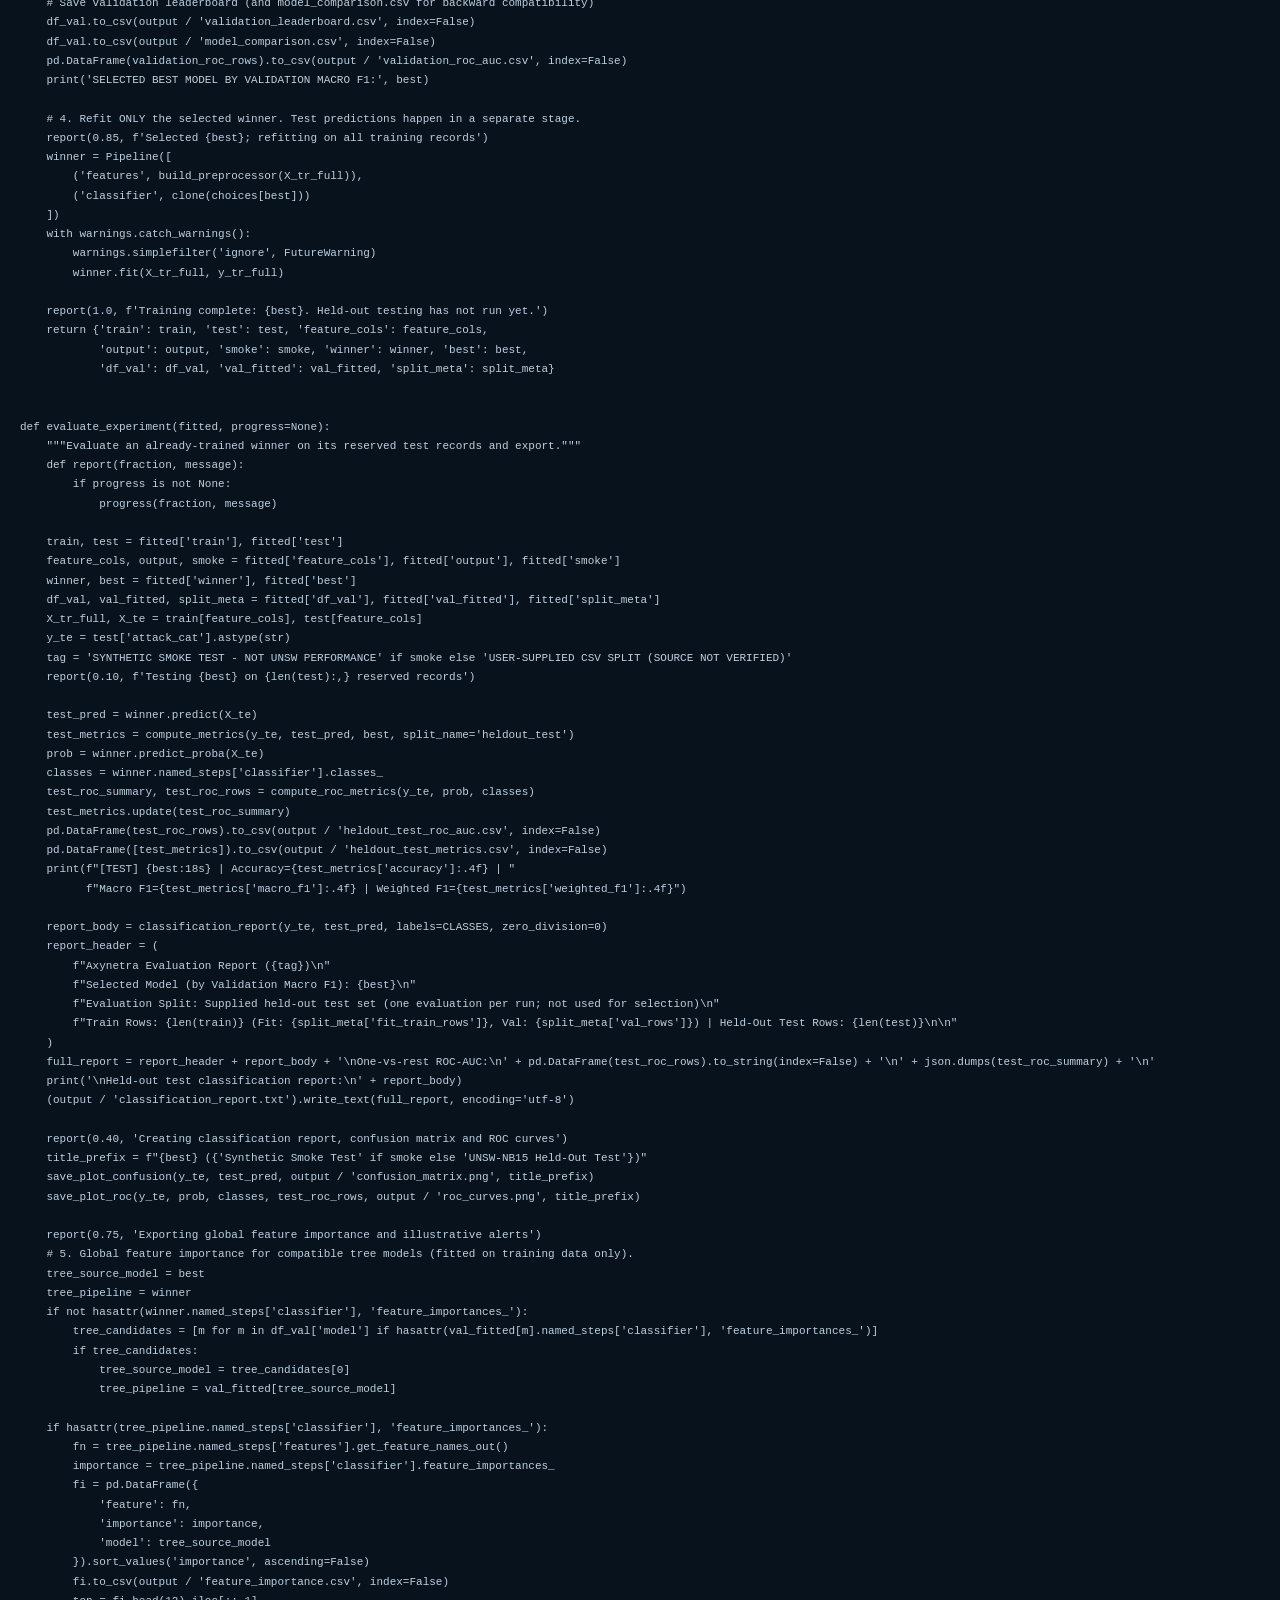
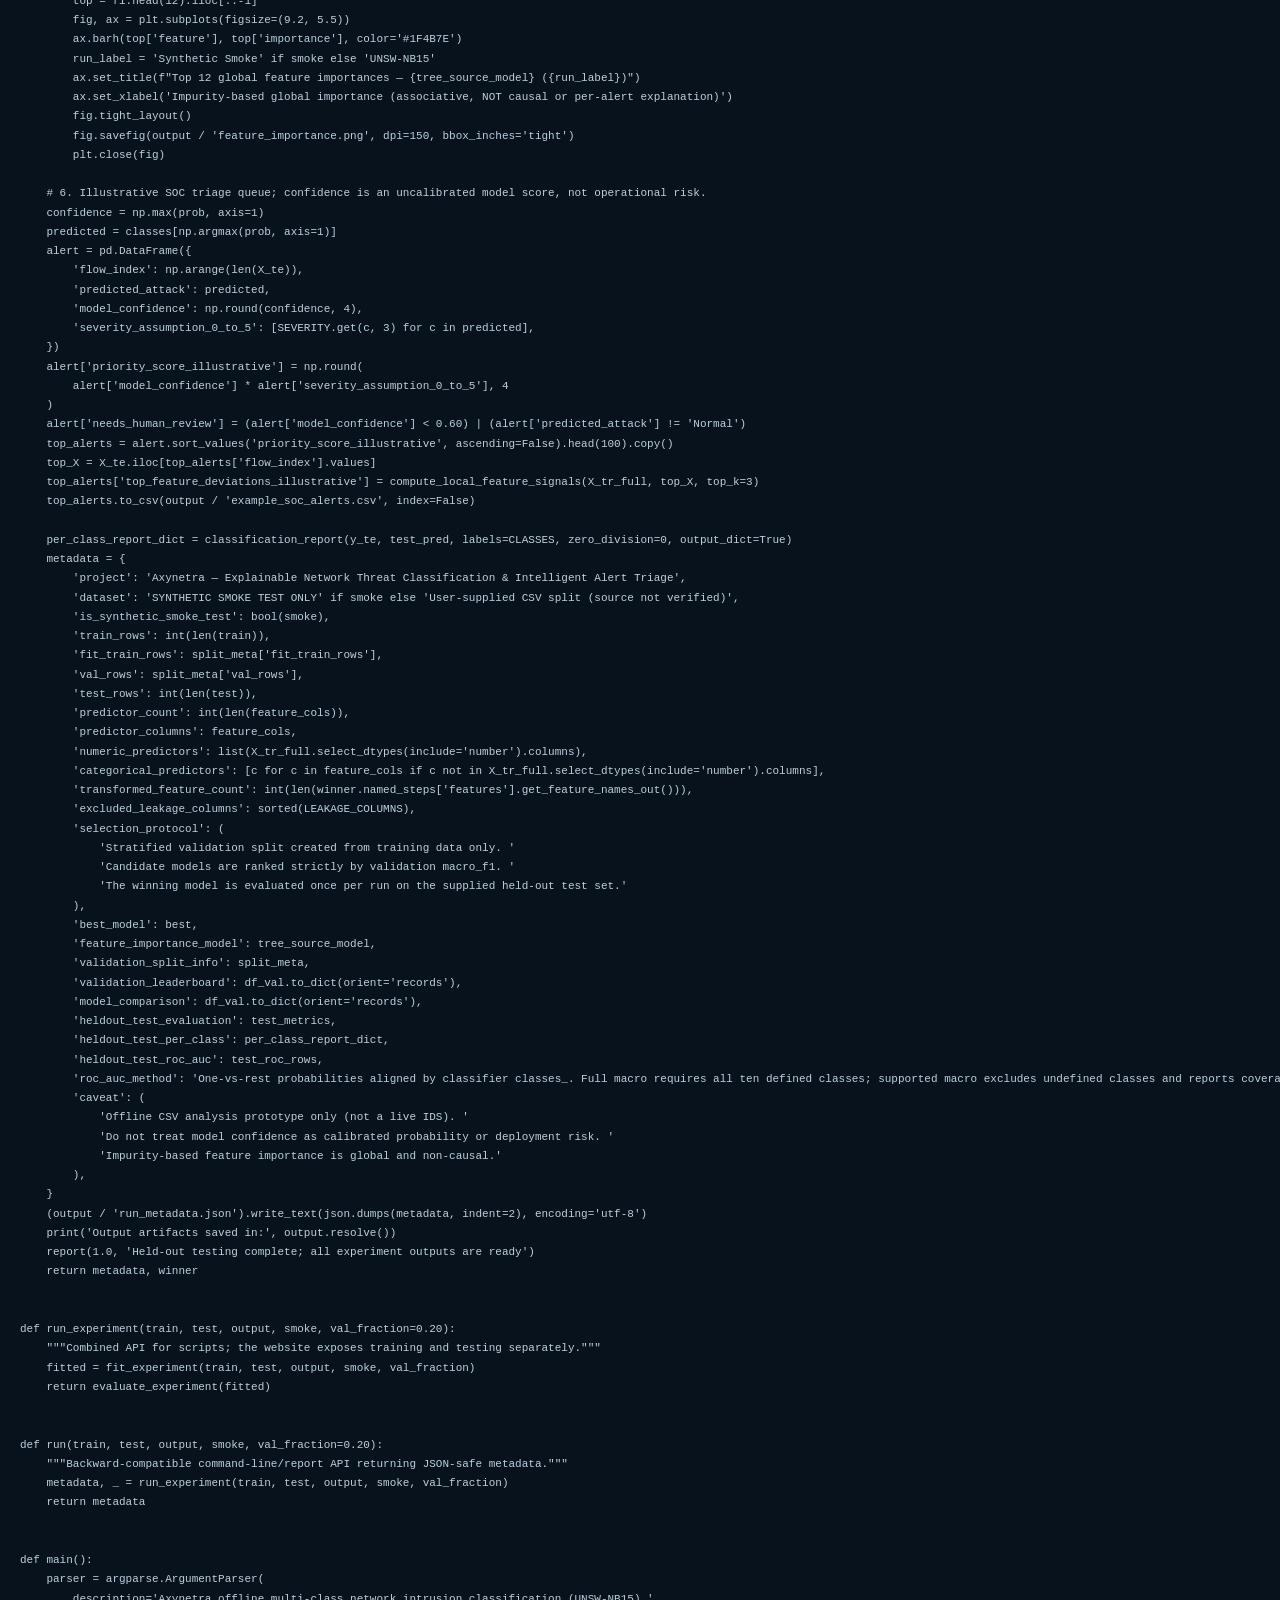
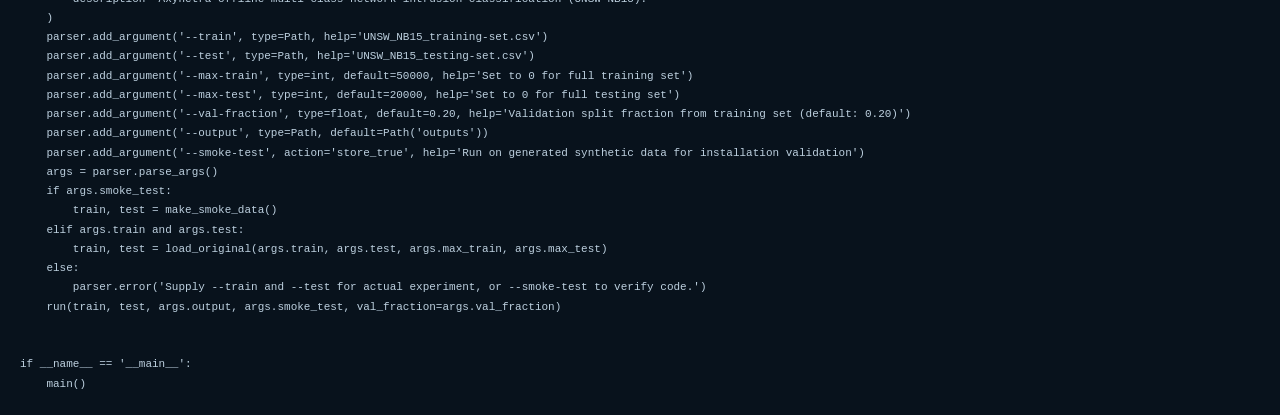
<file: docs/source.html>
<!doctype html><html lang="en"><head><meta charset="utf-8"><meta name="viewport" content="width=device-width,initial-scale=1"><title>Axynetra Python source</title><style>body{margin:0;background:#08121c;color:#bdd0df;font:11px/1.75 ui-monospace,Consolas,monospace}header{position:sticky;top:0;background:#112031;padding:9px 15px;border-bottom:1px solid #273647}label{color:#64e6c3}select{font:inherit;background:#112031;border:1px solid #3b515c;color:#cdd9e5;padding:4px;margin-left:12px}pre{margin:0;padding:20px;tab-size:4}select:focus{outline:2px solid #64e6c3}</style></head><body><header><label>Source file<select id="file"><option value="multiclass_intrusion.py">Training & evaluation</option><option value="website_core.py">Input validation & prediction</option><option value="browser_runner.py">Browser execution bridge</option></select></label></header><pre id="source">Loading source…</pre><script>const file=document.getElementById('file'),source=document.getElementById('source');async function load(){try{const response=await fetch('runtime/'+file.value);if(!response.ok)throw Error('Unable to load source');source.textContent=await response.text()}catch(error){source.textContent=error.message}}file.onchange=load;load();</script></body></html>
</file>
<file: docs/site.css>
@import url('https://fonts.googleapis.com/css2?family=DM+Sans:wght@400;500;600;700&family=Space+Grotesk:wght@400;500;600;700&display=swap');
:root{--bg:#080f18;--panel:#101c29;--line:#273647;--muted:#9daec1;--ink:#ecf2f9;--teal:#64e6c3;--blue:#a6c5fd}*{box-sizing:border-box}html{scroll-behavior:smooth;scroll-padding-top:24px}body{margin:0;background:var(--bg);color:var(--ink);font-family:'DM Sans',system-ui,sans-serif;font-size:15px;line-height:1.65}a{color:var(--teal);text-decoration:none}a:hover{text-decoration:underline}button,a,input,select,summary{touch-action:manipulation}a:focus-visible,button:focus-visible,input:focus-visible,select:focus-visible,summary:focus-visible{outline:3px solid var(--teal);outline-offset:5px}header{max-width:1440px;margin:auto;display:flex;align-items:center;justify-content:space-between;gap:28px;padding:27px 5%;border-bottom:1px solid var(--line)}.brand{font-family:'Space Grotesk',sans-serif;display:flex;gap:14px;align-items:center;font-size:28px;color:var(--ink);font-weight:700;line-height:1.2}.brand small{display:block;font-family:'DM Sans',sans-serif;font-size:8px;letter-spacing:2.6px;color:var(--muted);margin-top:8px}nav{display:flex;gap:26px;font-size:13px}nav a{color:var(--muted)}nav a.active{color:var(--teal)}.owner{font-size:9px;letter-spacing:1.8px;color:var(--muted)}.owner b{display:block;color:var(--ink);font-size:13px;letter-spacing:.4px}main{max-width:1180px;padding:0 28px 56px;margin:auto}.hero{display:grid;grid-template-columns:1.45fr 1fr;gap:90px;padding:80px 0 66px;align-items:center}.eyebrow{font-size:10px;letter-spacing:2.6px;color:var(--teal);font-weight:700}h1,h2,h3,strong{font-family:'Space Grotesk',sans-serif}h1{font-size:clamp(38px,4.2vw,59px);line-height:1.12;letter-spacing:-2px;margin:20px 0 26px;font-weight:500}h1 em{font-style:normal;color:var(--teal)}p{color:var(--muted);margin:12px 0 24px}.hero p{max-width:540px;font-size:15px}.hero-card{background:linear-gradient(145deg,#172d38,#101b2a);border:1px solid #375358;border-radius:14px;padding:30px 34px;box-shadow:0 20px 90px #2ccbac0b}.stat{display:flex;align-items:center;gap:24px;padding:13px 0;border-bottom:1px solid #ffffff10}.stat strong{font-size:44px;font-weight:500;width:62px}.stat span{color:var(--muted);font-size:13px}.hero-card p{font-size:11px;margin:24px 0 0}.button,button{display:inline-flex;justify-content:space-between;align-items:center;gap:30px;border:1px solid transparent;border-radius:6px;background:var(--teal);color:#06251e;font:600 13px 'DM Sans',sans-serif;padding:13px 20px;cursor:pointer;text-decoration:none}.button:hover,button:hover:not(:disabled){filter:brightness(1.08);text-decoration:none}button:disabled{opacity:.38;cursor:not-allowed}.secondary{background:transparent;border-color:#526675;color:var(--ink)}.journey{list-style:none;display:grid;grid-template-columns:repeat(5,1fr);gap:16px;padding:20px 0 34px;margin:0}.journey li{border-top:2px solid var(--line);padding-top:16px;color:#a4b3c4;font-size:11px;letter-spacing:1px}.journey li span{display:block;font-size:13px;color:var(--ink);letter-spacing:0}.journey .current{border-color:var(--teal);color:var(--teal)}.panel{border:1px solid var(--line);border-radius:10px;background:var(--panel);padding:32px;margin:0 0 26px;scroll-margin-top:20px}.section-head{display:flex;gap:18px;align-items:center;margin-bottom:22px}.step{border:1px solid #3d645e;color:var(--teal);border-radius:8px;font:500 18px 'Space Grotesk',sans-serif;padding:9px 12px}.section-head .eyebrow{font-size:9px}h2{font-size:26px;font-weight:500;letter-spacing:-.5px;line-height:1.25;margin:4px 0 0}h3{font-size:18px;font-weight:500}.badge{margin-left:auto;font-size:8px;letter-spacing:1px;border:1px solid #3b515c;border-radius:5px;padding:6px 9px;color:var(--muted);white-space:nowrap}.metrics{display:grid;grid-template-columns:repeat(4,1fr);gap:20px;margin:24px 0 30px}.metrics strong{display:block;color:var(--ink);font-size:26px;font-weight:500}.metrics span{font-size:11px;color:var(--muted)}details{border:1px solid var(--line);border-radius:6px;margin:18px 0;overflow:hidden}summary{padding:14px 17px;cursor:pointer;font-size:13px;color:var(--ink);background:#152332}summary span{font-size:10px;color:var(--muted);margin-left:16px}details>p{padding:0 18px}details>img{display:block;background:white;width:calc(100% - 32px);height:auto;margin:16px}.table-scroll{overflow:auto;max-height:400px;border:1px solid var(--line);border-radius:5px}details .table-scroll{border-radius:0;border:0}table{width:100%;border-collapse:collapse;font-size:11px;white-space:nowrap}th{position:sticky;top:0;background:#1a2c3f;color:var(--blue);font-weight:500;text-align:left;padding:10px 14px;z-index:1}td{padding:10px 14px;border-top:1px solid #253647;color:#c3d0df}tr:hover td{background:#172b39}.links{display:flex;gap:28px;font-size:11px;margin-top:18px}.flow{display:flex;align-items:center;gap:12px;background:#0a1521;padding:18px;border-radius:7px;flex-wrap:wrap;margin:22px 0}.flow span{font-size:11px;color:#cbd9e8}.flow b{color:var(--teal)}.code-header{background:#192b3e;padding:12px 17px;display:flex;justify-content:space-between;align-items:center;font-size:9px;letter-spacing:1px;border:1px solid var(--line);border-radius:6px 6px 0 0}.code-frame{width:100%;height:390px;border:1px solid var(--line);border-top:0;border-radius:0 0 6px 6px;background:#08121c}.text-link{display:block;margin-top:16px;font-size:12px}.progress-box{margin:22px 0;padding:18px;border:1px solid #3d645e;border-radius:6px;background:#0b211f}.progress-box label{font-size:12px;display:block}progress{width:100%;height:10px;accent-color:var(--teal);margin:14px 0}.activity{font-size:11px;color:var(--muted);padding-left:20px;max-height:160px;overflow:auto}.activity li:last-child{color:var(--teal)}.success{color:var(--teal);border-left:2px solid var(--teal);padding:8px 16px}.form-grid{display:grid;grid-template-columns:2fr 2fr 1fr;gap:18px}label{font-size:11px;color:var(--muted)}input,select{width:100%;background:#091520;color:var(--ink);border:1px solid #3a4a5d;border-radius:5px;padding:11px;font-family:inherit;display:block;margin:6px 0 18px}input[type=file]{padding:10px}fieldset{border:0;padding:0;margin:0}fieldset:disabled{opacity:.45}.locked .step{border-color:var(--line);color:var(--muted)}.report{background:#091520;padding:20px;overflow:auto;font-size:11px;color:#c4d4e4;margin:0}.error{background:#3b1820;border:1px solid #b35165;color:#ffbdc8;padding:18px;border-radius:6px;white-space:pre-wrap}.note{font-size:11px;color:var(--muted)}footer{padding:30px 5%;border-top:1px solid var(--line);display:flex;gap:30px;align-items:center;justify-content:space-between;font-size:10px}footer span{font-weight:700;letter-spacing:2px}footer p{margin:0}.skip{position:absolute;left:-9999px}.skip:focus{left:15px;top:10px;background:var(--teal);color:#000;padding:10px;z-index:99}[hidden]{display:none!important}.model-hero{padding:58px 0 30px}.model-hero h1{max-width:780px}.article-grid{display:grid;grid-template-columns:1fr 1fr;gap:24px}.article-grid .panel{margin:0}.article-grid h3{color:var(--teal)}.article-grid ul,.article-grid ol{padding-left:20px;color:var(--muted);font-size:13px}.article-grid li{margin:12px 0}.plain-code{white-space:pre-wrap;overflow-wrap:anywhere;font-size:11px;color:var(--blue);background:#091520;padding:18px;border-radius:6px}.full{grid-column:1/-1}@media(max-width:900px){.hero{gap:35px;padding-top:50px}header{flex-wrap:wrap}nav{order:3;width:100%;justify-content:center}.owner{margin-left:auto}.metrics{grid-template-columns:repeat(2,1fr)}.badge{display:none}.article-grid{grid-template-columns:1fr}}@media(max-width:600px){main{padding:0 16px 30px}.hero{grid-template-columns:1fr;padding:42px 0 32px;gap:30px}.hero-card{padding:22px}.hero-card .stat{display:inline-flex;width:32%;gap:8px;flex-direction:column;align-items:flex-start;border:0}.stat strong{font-size:32px}.stat span{font-size:10px}.hero-card p{margin-top:12px}.hero p{font-size:13px}.panel{padding:22px 17px}.section-head{gap:12px}h2{font-size:22px}.section-head .eyebrow{font-size:8px;letter-spacing:1.5px}.journey{gap:8px}.journey li span{font-size:10px}.metrics{gap:16px}.metrics strong{font-size:23px}.form-grid{grid-template-columns:1fr}.links{flex-direction:column;gap:7px}.code-header{font-size:8px;gap:18px}.code-frame{height:320px}.owner{font-size:8px}.brand{font-size:23px}.brand small{font-size:7px}nav{gap:20px;font-size:11px}footer{flex-direction:column;gap:10px;align-items:flex-start}summary span{display:block;margin:4px 0 0}}
</file>
